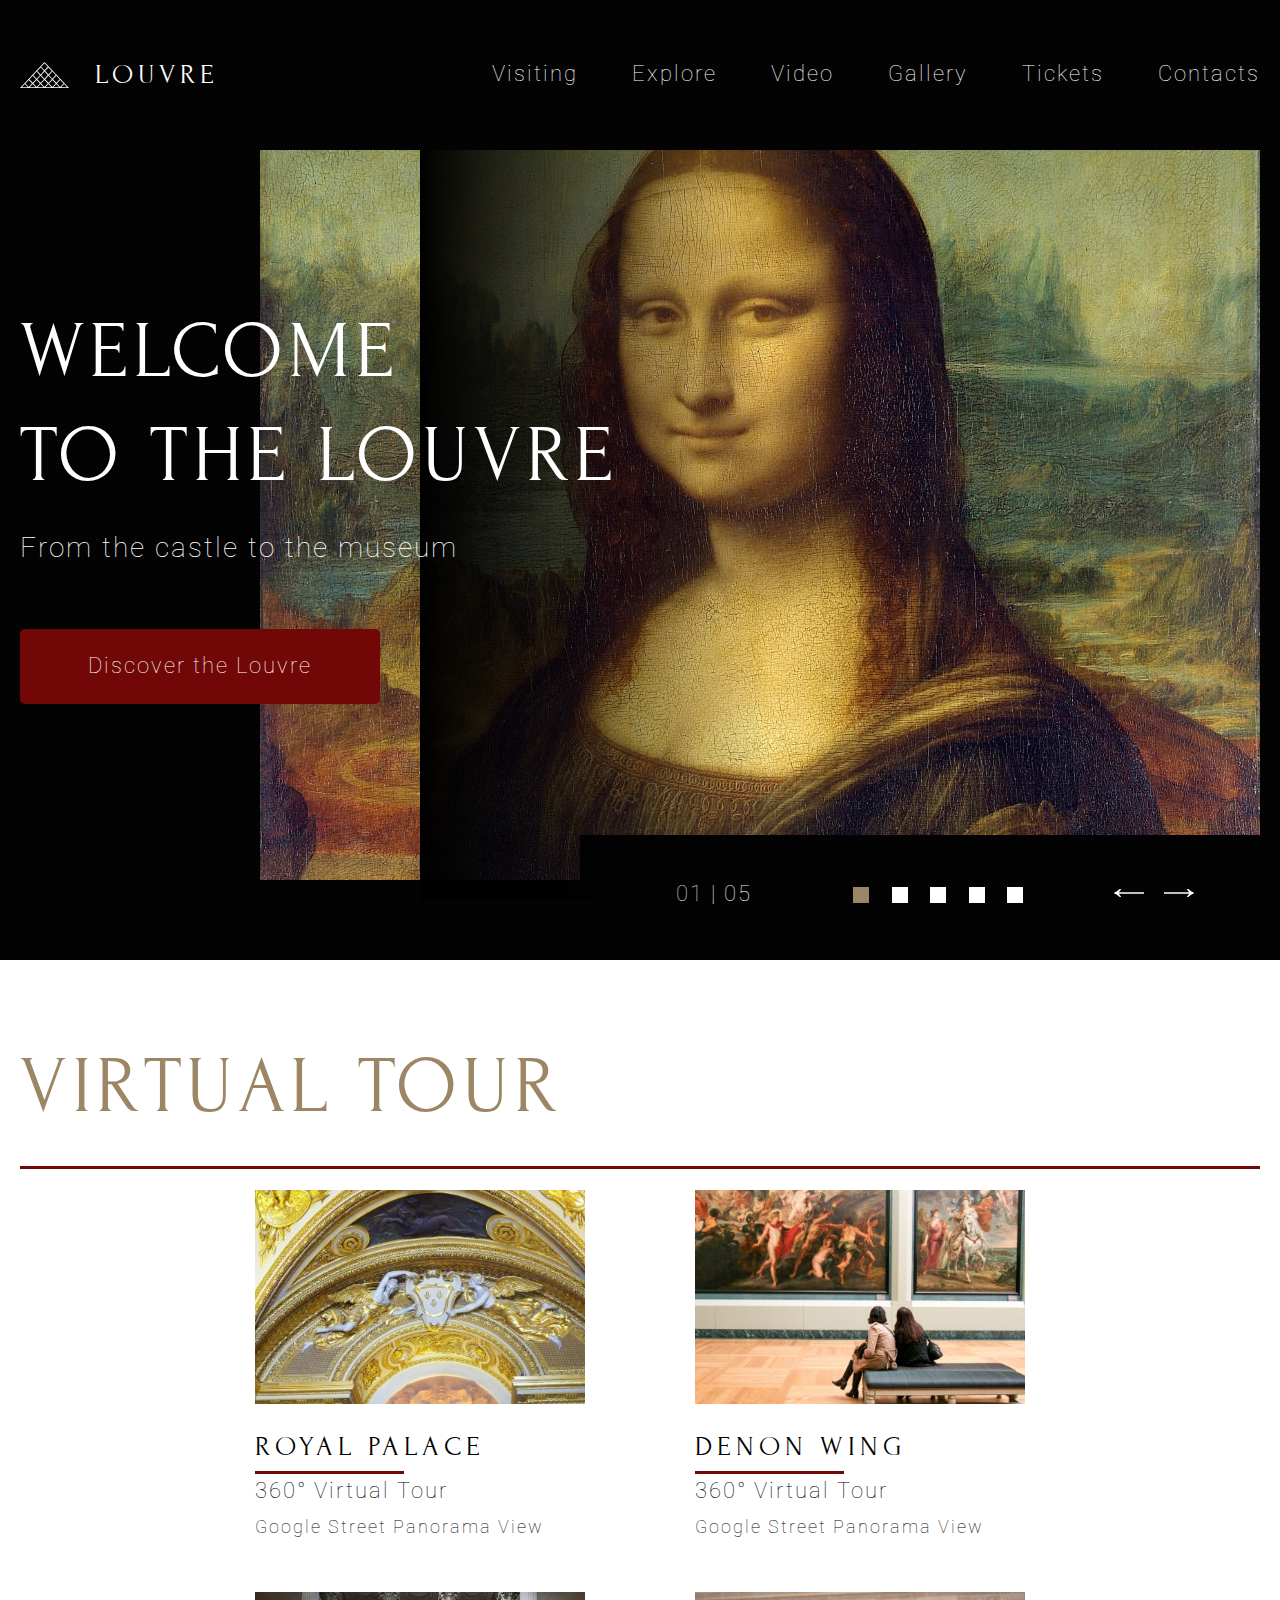
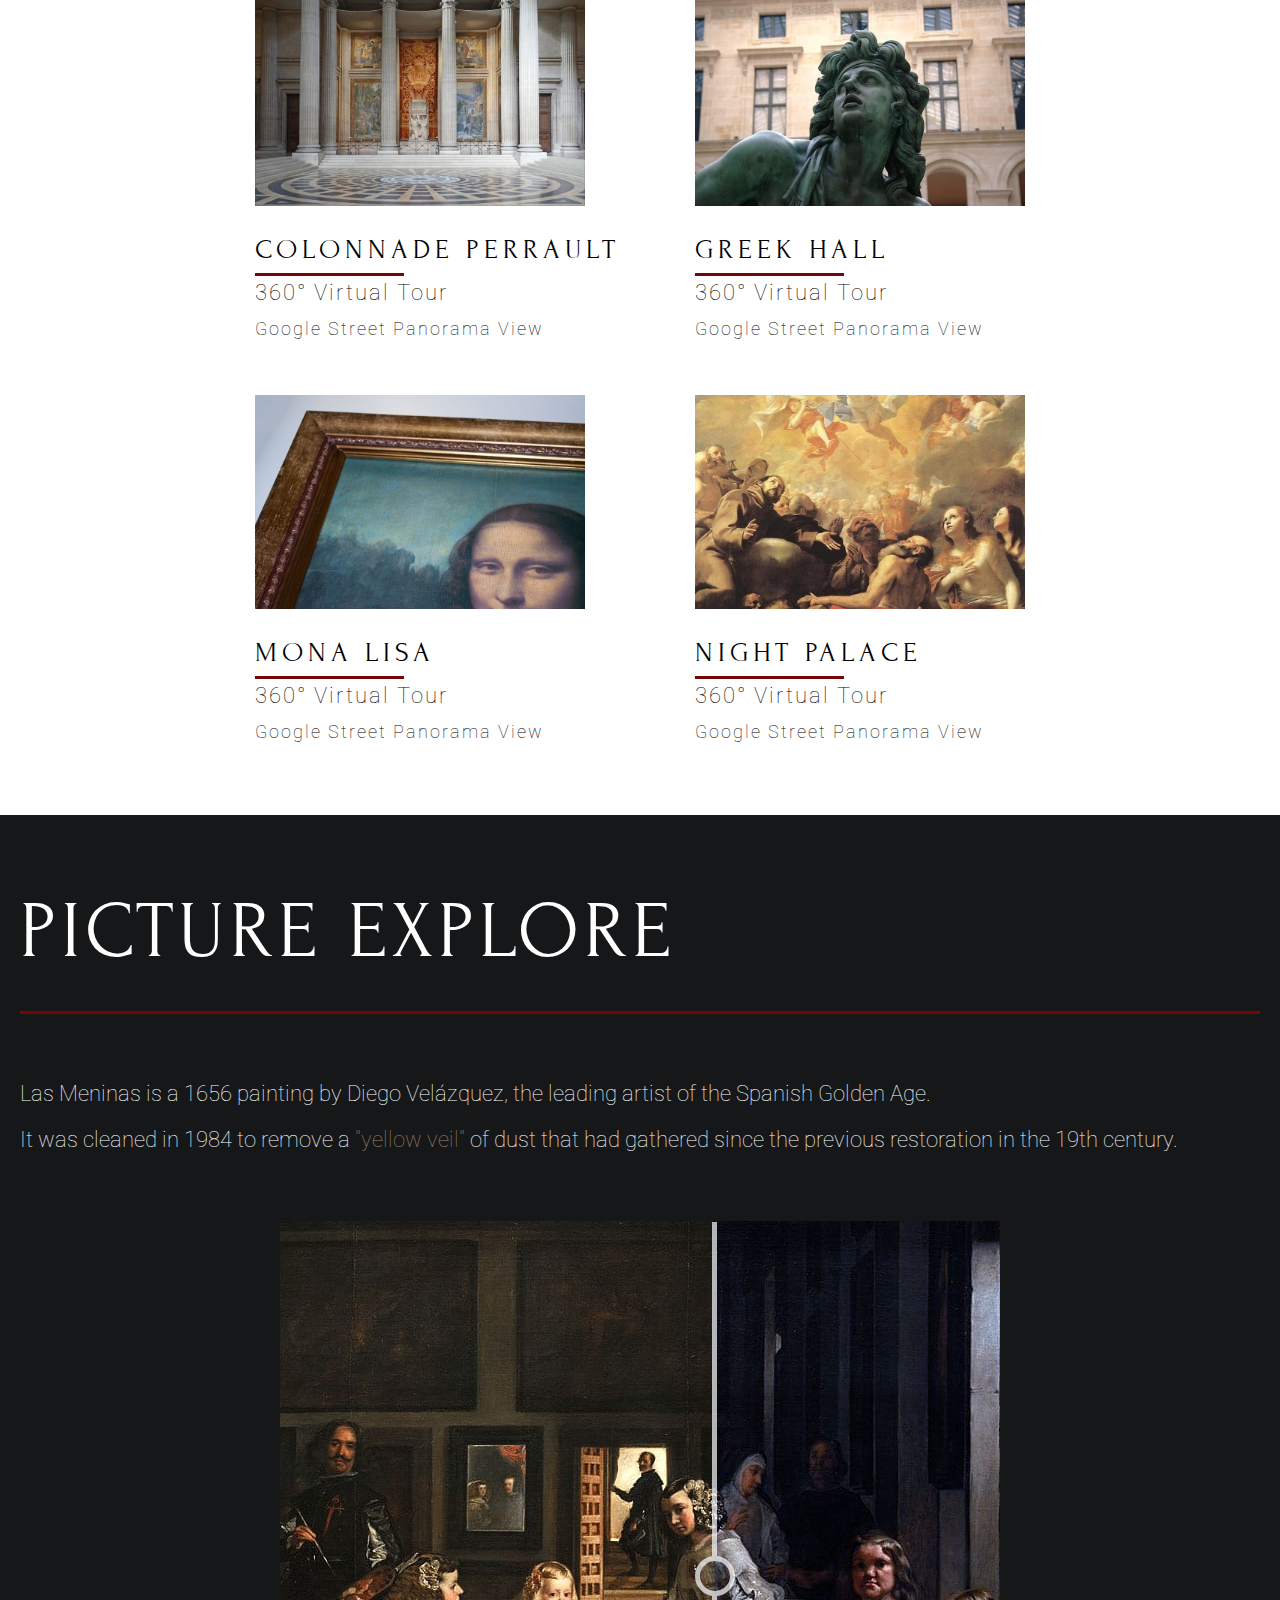
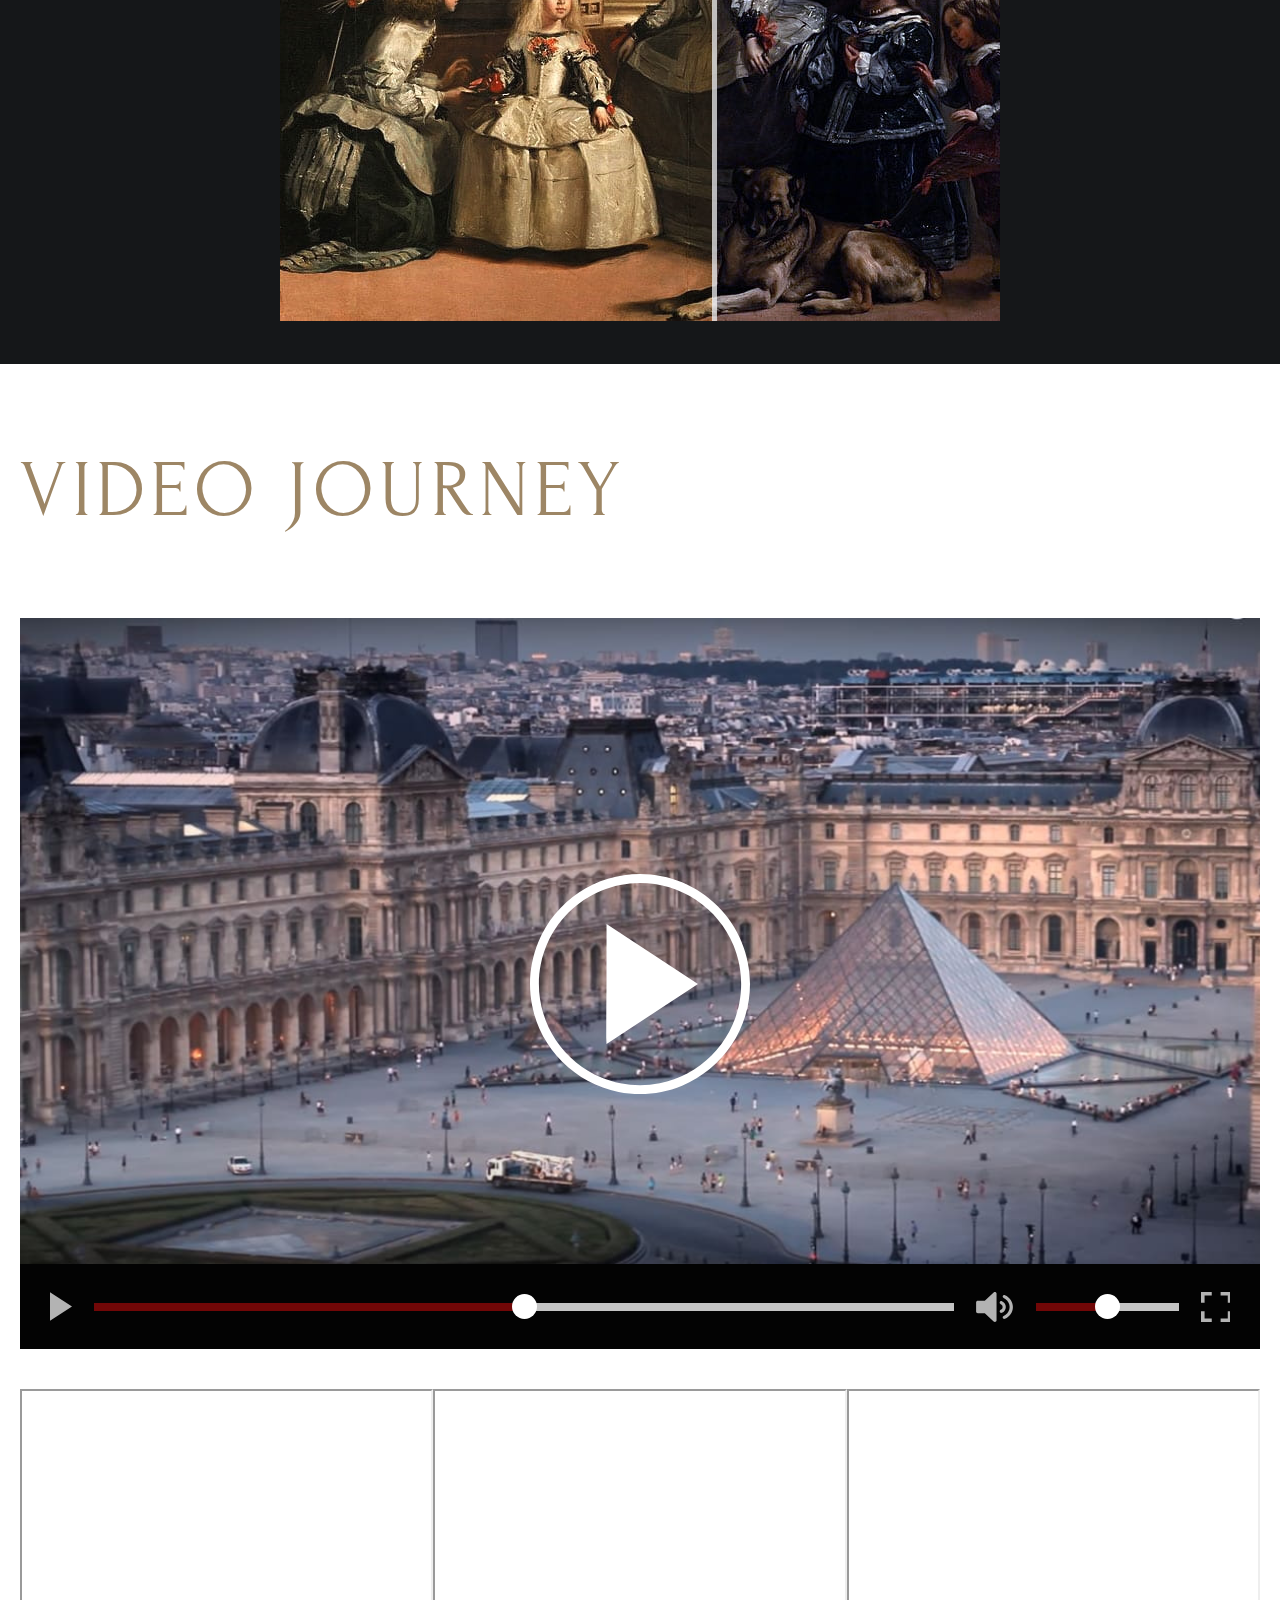
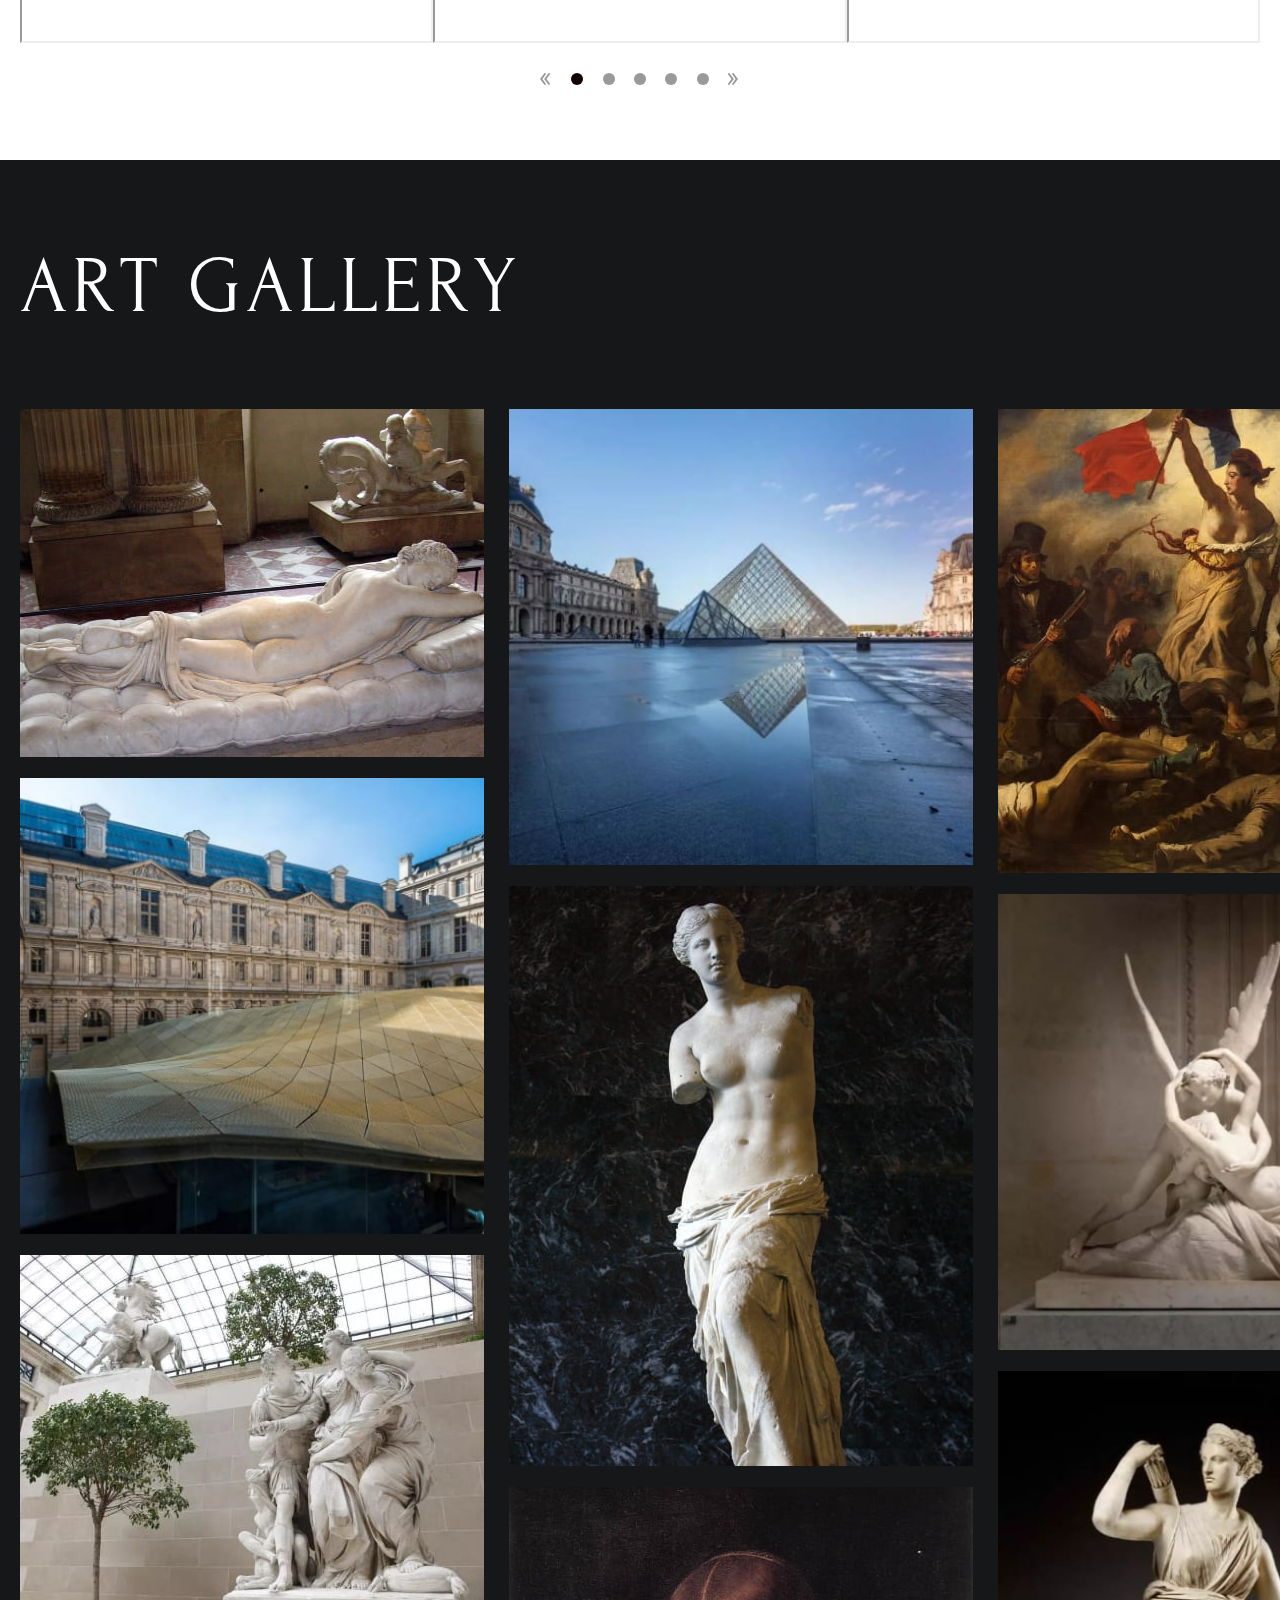
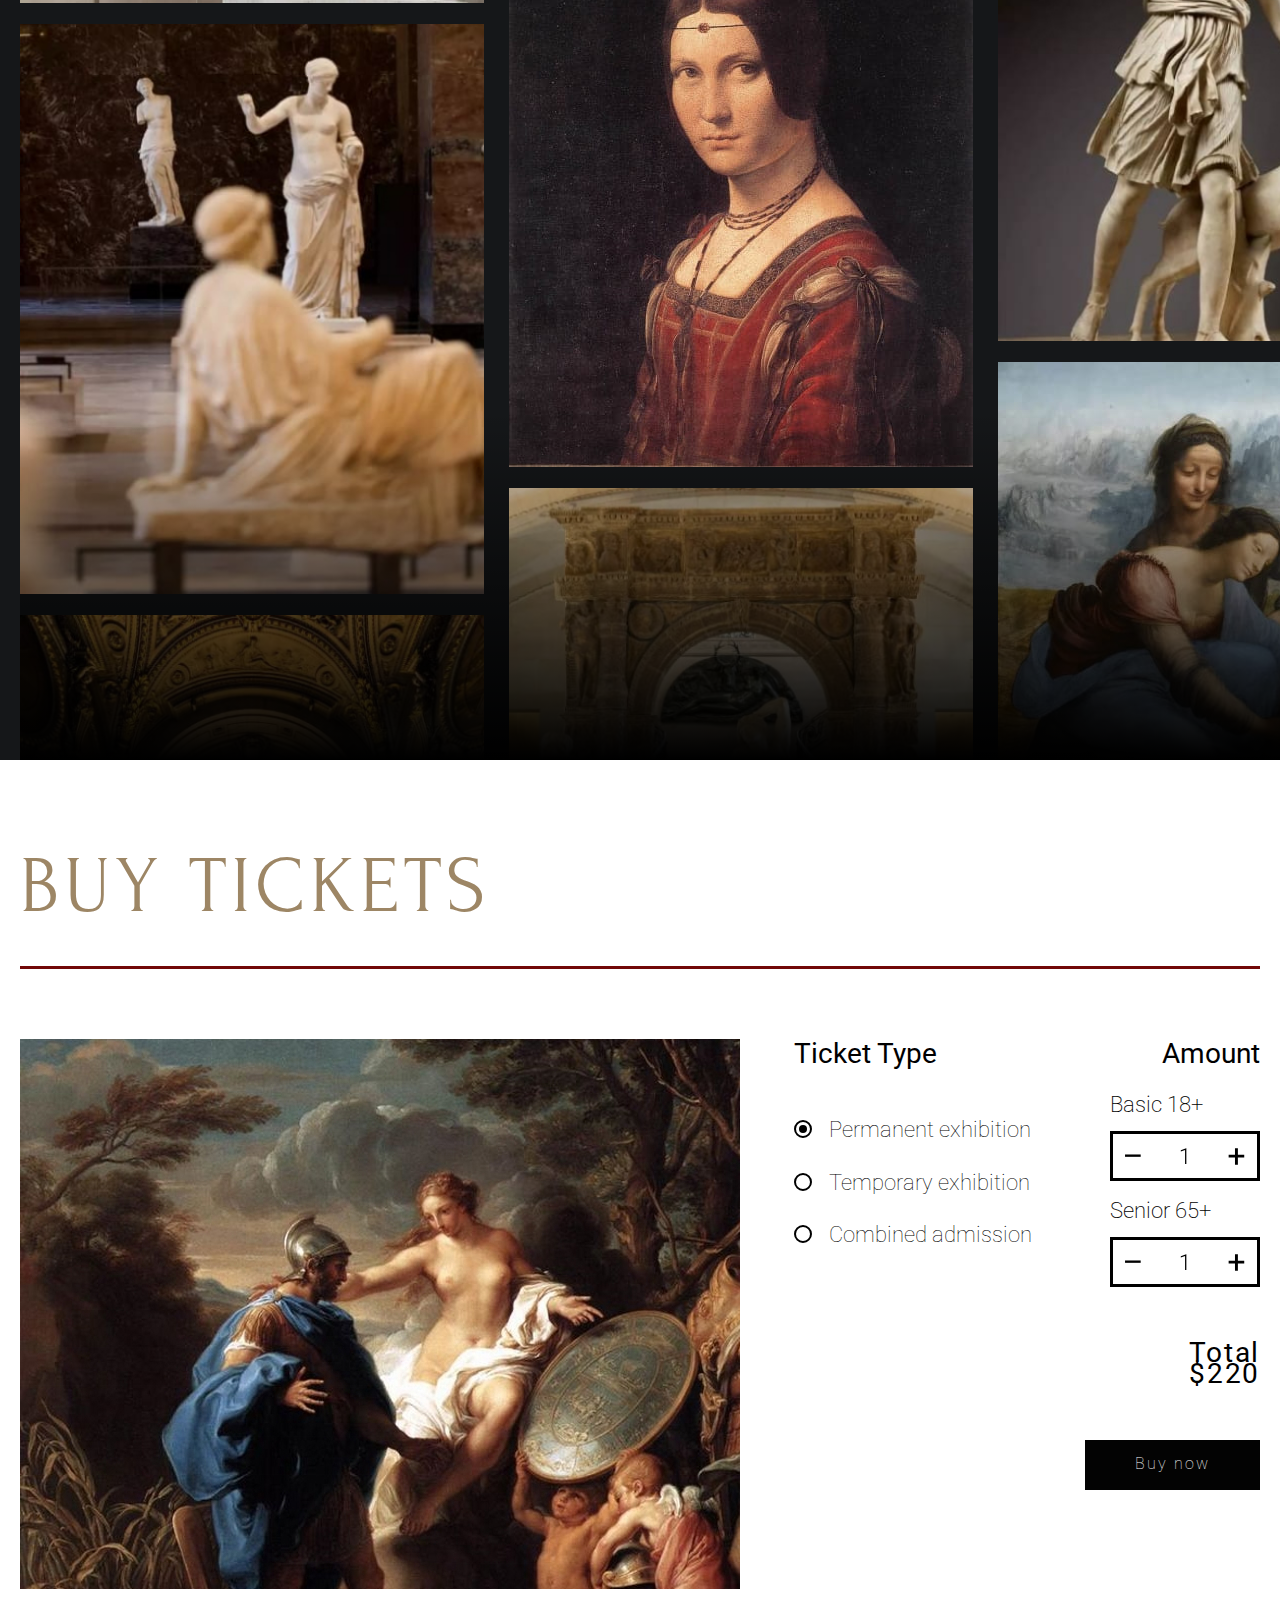
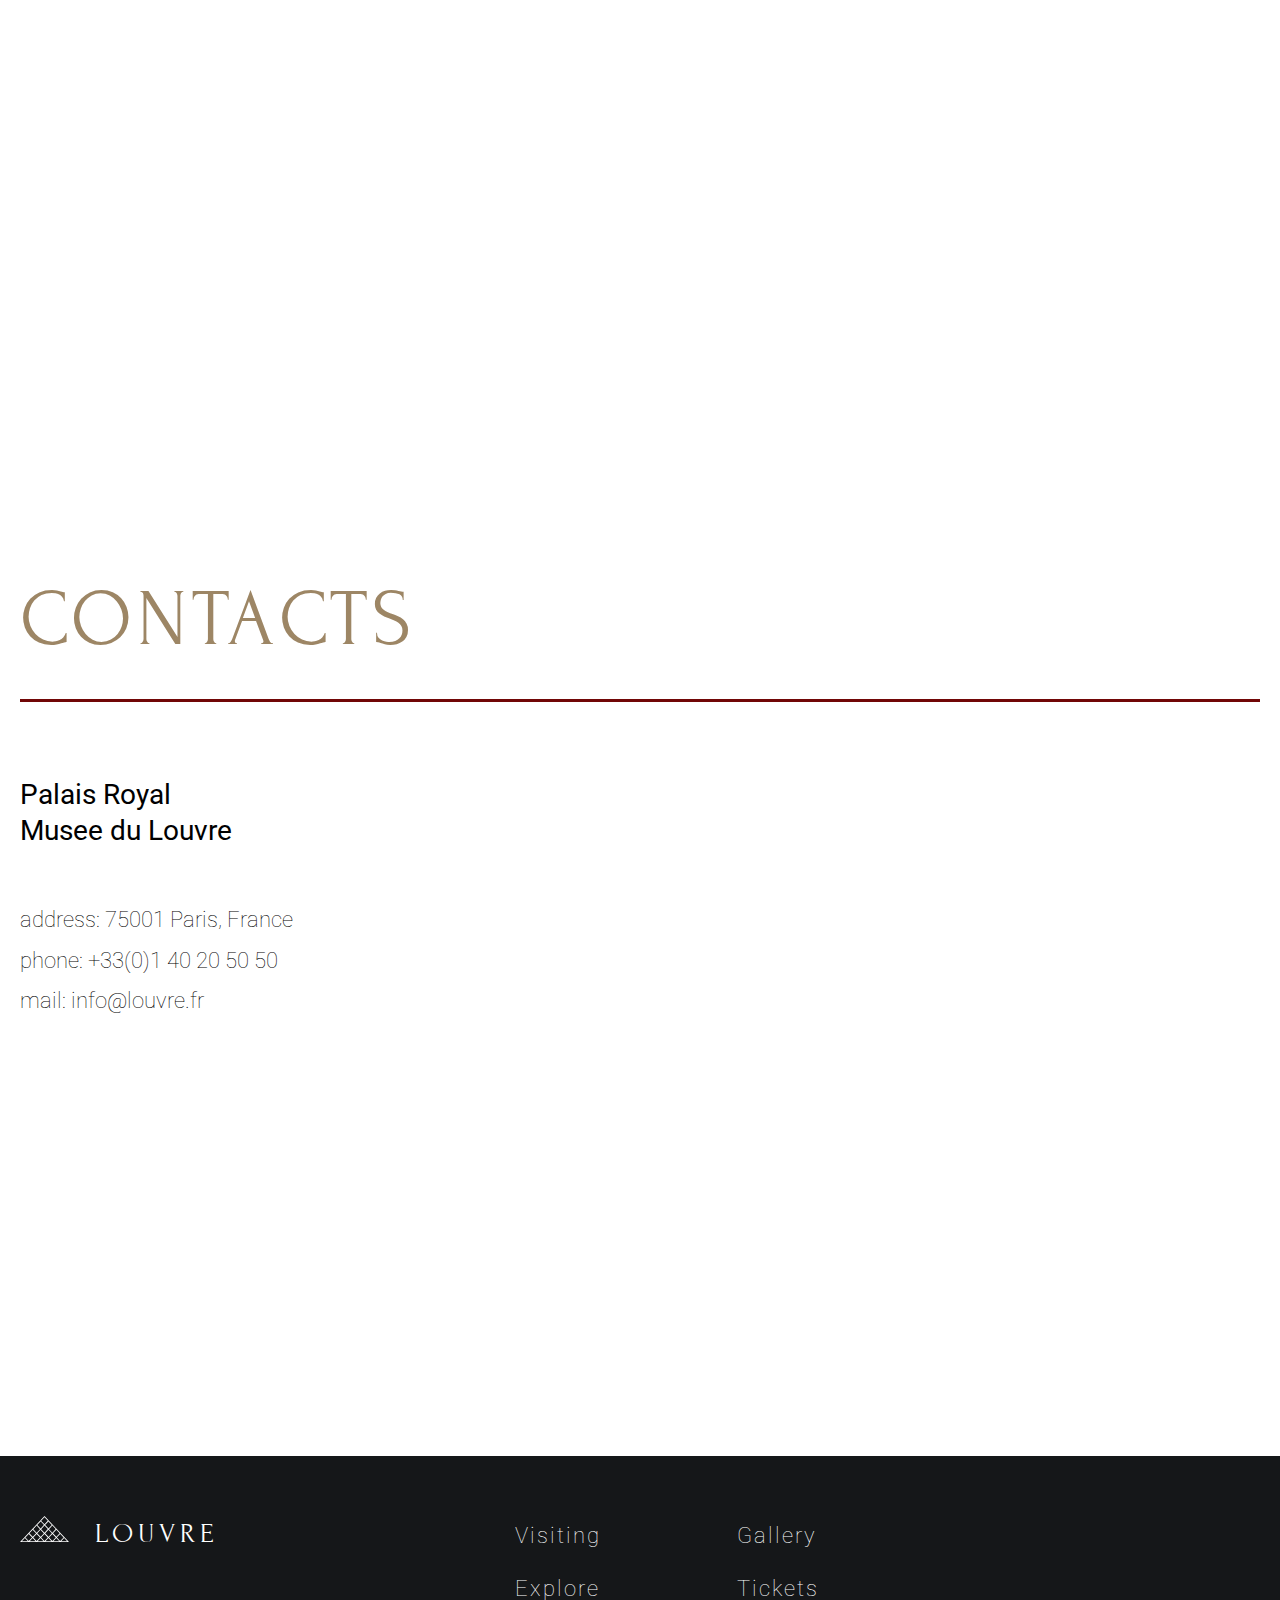
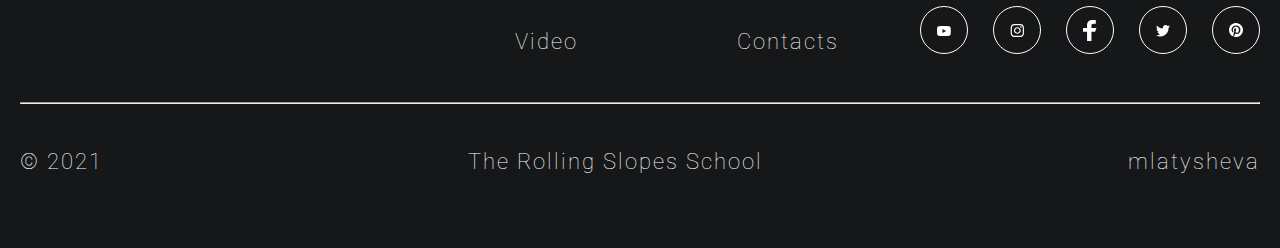
<file: index.html>
<!DOCTYPE html>
<html lang="en">
<head>
  <meta charset="UTF-8">
  <meta http-equiv="X-UA-Compatible" content="IE=edge">
  <meta name="viewport" content="width=device-width, initial-scale=1.0">
  <link rel="preconnect" href="https://fonts.googleapis.com">
  <link rel="preconnect" href="https://fonts.gstatic.com" crossorigin>
  <link href="https://fonts.googleapis.com/css2?family=Roboto:wght@100;300;500;700&display=swap" rel="stylesheet">
  <link href="https://fonts.googleapis.com/css2?family=Forum&display=swap" rel="stylesheet">
  <link rel="stylesheet" href="./css/reset.css">
  <link rel="stylesheet" href="./css/style.css">
  <link href="https://api.mapbox.com/mapbox-gl-js/v2.5.0/mapbox-gl.css" rel="stylesheet">
  <script src="https://api.mapbox.com/mapbox-gl-js/v2.5.0/mapbox-gl.js"></script>
  <link rel="icon" href="./assets/svg/favicon.ico">
  <title>Museum</title>
</head>
<body>
  <header class="header">
    <div class="container header-container">
      <div class="header-logo">
        <div class="logo"></div>
        <h1 class="light-font section-title font3 spacing5"><a href="https://www.louvre.fr/en">Louvre</a></h1>
      </div>
      <nav class="navbar">
        <ul class="nav-menu">
          <li class="nav-item"><a href="#visiting" class="dark-bg font4 nav-link">Visiting</a></li>
          <li class="nav-item"><a href="#explore" class="dark-bg font4 nav-link">Explore</a></li>
          <li class="nav-item"><a href="#video" class="dark-bg font4 nav-link">Video</a></li>
          <li class="nav-item"><a href="#gallery" class="dark-bg font4 nav-link">Gallery</a></li>
          <li class="nav-item"><a href="#tickets" class="dark-bg font4 nav-link">Tickets</a></li>
          <li class="nav-item"><a href="#contacts" class="dark-bg font4 nav-link">Contacts</a></li>
        </ul>
      </nav>
      <div class="hamburger">
        <span class="bar"></span>
        <span class="bar"></span>
        <span class="bar"></span>
    </div>
    </div>  
  </header>
 
  <main>
    <!-- Welcome Section -->
    <section class="section dark welcome-section" id="welcome">
      <div class="container welcome-container" id="welcome-container">

        <div class="welcome-text-small-site">
          <h2 class="section-title light-font font1 hidden" id="hiddenWelcome">Welcome <br>to the Louvre</h2>
          <p class="light-font hidden" id="hiddenMuseum">From the castle to the museum</p>
          <a href="https://www.google.com/maps/@48.8618159,2.3366818,3a,75y,81.55h,73.4t/data=!3m7!1e1!3m5!1sAF1QipOVxZQuSy3Bx9T_HpH_7FtBHDTXvI6SF-A10ocT!2e10!3e12!7i5472!8i2736"
          class="btn light-font hidden" id="hiddenButton">Discover the Louvre</a>
        </div>
        <div class="welcome-image-small-site">
        </div>

        <div class="slider">
          <div class="slider-numbers">
            <p class="dark-bg font4"><span class="slider-first-number">01</span> | <span class="slider-last-number">05</span></p>>
          </div>
          <div class="slider-bullets">
            <div class="slider-bullet active" id="active-bullet"></div>
            <div class="slider-bullet"></div>
            <div class="slider-bullet"></div>
            <div class="slider-bullet"></div>
            <div class="slider-bullet"></div>
          </div>
          <div class="slider-arrows">
            <div class="arrow-backward"></div>
            <div class="arrow-forward"></div>
          </div>
        </div>
      </div>      
    </section> <!-- End of Welcome Section -->

    <!-- Virtual Tour Section -->
    <section class="section light visiting-section" >
      <span class="anchor" id="visiting"></span>
      <div class="container visiting-container">
        <h2 class="section-title gold-font underline-title font1">Virtual tour</h2>

        <!-- Wrapper for the cards -->
        <div class="card-container"> 
          <div class="card">
              <a href="./website/tour1.html" target="_blank">
                <img src="assets/img/Rectangle-6.jpg" alt="Royal Palace">
                <h3 class="section-title underline-title font3 visiting-card-title">Royal Palace</h3>
                <p class="font4">360° Virtual Tour</p>
                <p class="font5">Google Street Panorama View</p> 
              </a>          
          </div>
          
          <div class="card">
            <a href="./website/tour2.html" target="_blank">
              <img src="assets/img/Rectangle-5.jpg" alt="Denon Wing">            
              <h3 class="section-title underline-title font3 visiting-card-title">Denon Wing</h3>
              <p class="font4">360° Virtual Tour</p>
              <p class="font5">Google Street Panorama View</p>
            </a>
          </div>
          <div class="card">
            <a href="./website/tour3.html" target="_blank">
              <img src="assets/img/Rectangle-4.jpg" alt="Colonnade Perrault">
              <h3 class="section-title underline-title font3 visiting-card-title">Colonnade Perrault</h3>
              <p class="font4">360° Virtual Tour</p>
              <p class="font5">Google Street Panorama View</p>
            </a>
          </div>
          <div class="card">
            <a href="./website/tour4.html" target="_blank">
              <img src="assets/img/Rectangle-3.jpg" alt="Greek hall">
              <h3 class="section-title underline-title font3 visiting-card-title">Greek hall</h3>
              <p class="font4">360° Virtual Tour</p>
              <p class="font5">Google Street Panorama View</p>
            </a>
          </div>
          <div class="card">
            <a href="./website/tour5.html" target="_blank">
              <img src="assets/img/Rectangle-2.jpg" alt="Mona Lisa">
              <h3 class="section-title underline-title font3 visiting-card-title">Mona Lisa</h3>
              <p class="font4">360° Virtual Tour</p>
              <p class="font5">Google Street Panorama View</p>
            </a>
          </div>
          <div class="card">
            <a href="./website/tour6.html" target="_blank">
              <img src="assets/img/Rectangle-1.jpg" alt="Night Palace">
              <h3 class="section-title underline-title font3 visiting-card-title">Night Palace</h3>
              <p class="font4">360° Virtual Tour</p>
              <p class="font5">Google Street Panorama View</p>
            </a>
          </div>
        </div> <!-- End of Wrapper for the cards -->
      </div>
    </section> <!-- End of Virtual Tour Section -->

    <!-- Explore Section -->
    <section class="section dark explore-section">
      <span class="anchor" id="explore"></span>
      <div class="container explore-container">        
        <div class="text-wrapper light-font">
          <h2 class="section-title underline-title font1">Picture explore</h2>
          <p class="font4 las-meninas">Las Meninas is a 1656 painting by Diego Velázquez, the leading artist of the Spanish Golden Age. </p>
          <p class="font4 small-site-hidden">It was cleaned in 1984 to remove a <span class="gold-font">"yellow veil"</span> of dust that had gathered since the previous restoration in the 19th century.</p>
          <p class="font4 paragraph-hidden">The cleaning provoked furious protests, not because the picture had been damaged in any way, but because it looked different.</p>
        </div>

        <div class="painting-wrapper">
          <div class="explore-painting">
            <img src="assets/img/explore-slider-after.jpeg" alt="Velázquez" class="bottom-painting">
          </div>
          <div class="painting-slider" id="explore-slider">
          </div>
          <div class="explore-painting" id="explore-painting-renovated">
            <img src="assets/img/explore-slider-before.jpeg" alt="Velázquez renovated" class="top-painting">
          </div>          
        </div>
        
      </div>      
    </section> <!-- End of Explore Section -->

    <!-- Video Section -->
    <section class="section light video-section">
      <span class="anchor" id="video"></span>      
      <div class="container video-container">
        <div class="text-wrapper dark-font">
          <h2 class="section-title gold-font font1">Video journey</h2>
          <p class="font3 paragraph-hidden">Enter and visit one of the most famous museums in the world and enjoy masterpieces such as Mona Lisa or Hammurabi's Code</p>
        </div>
        <div class="main-video">
          <button class="big-play-button" id="big-play-button"></button>    
          <div class="video-controls">
            <button class="video-controls-button play-button" id="play-button"></button>
            <input type="range" value="50" min="0" max="100" step="1" class="video-slider play-slider" id="video-play-slider">
            <button class="video-controls-button volume-button" id="volume-button"></button>
            <input type="range" value="50" min="0" max="100" step="1" class="video-slider volume-slider" id="video-volume-slider">
            <button class="video-controls-button screenmode-button" id="screenmode-button"></button>
          </div>
        </div>
        <div class="video-collection">
          <div class="three-videos">
            <iframe width="452" height="254"
              src="https://www.youtube.com/embed/aWmJ5DgyWPI" 
              title="YouTube video player" 
              allow="accelerometer; autoplay; clipboard-write; encrypted-media; gyroscope; picture-in-picture" 
              allowfullscreen="">
            </iframe>
            <iframe width="452" height="254"
              src="https://www.youtube.com/embed/Vi5D6FKhRmo" 
              title="YouTube video player" 
              allow="accelerometer; autoplay; clipboard-write; encrypted-media; gyroscope; picture-in-picture" 
              allowfullscreen="">
            </iframe>

            <iframe width="452" height="254"
              src="https://www.youtube.com/embed/NOhDysLnTvY" 
              title="YouTube video player" 
              allow="accelerometer; autoplay; clipboard-write; encrypted-media; gyroscope; picture-in-picture" 
              allowfullscreen="" class="hidden-video-small-site">
            </iframe>       
          </div>
          <div class="video-pagination">
            <div class="video-pagination-backward-arrow"></div>
            <div class="video-pagination-bullet video-bullet-active"></div>
            <div class="video-pagination-bullet"></div>
            <div class="video-pagination-bullet"></div>
            <div class="video-pagination-bullet"></div>
            <div class="video-pagination-bullet"></div>
            <div class="video-pagination-forward-arrow"></div>
          </div>
        </div>
      </div>        
    </section> 
    <!-- End of Video Section -->

    <!-- Gallery Section -->
    <section class="section dark gallery-section">
      <span class="anchor" id="gallery"></span> 
      <div class="container gallery-container">
        <h2 class="section-title light-font font1">Art Gallery</h2>
        <div class="picture-container">
          <div class="picture-inner-container">
          </div>
        </div>
      </div>
    </section>
        
    <!-- Tickets Section -->
    <section class="section light tickets-section">
      <span class="anchor" id="tickets"></span> 
      <div class="container tickets-container">
        <h2 class="section-title underline-title gold-font font1">Buy Tickets</h2>
        <div class="tickets-wrapper">
          <div class="ticket-image"></div>
          <div class="ticket-type">
            <h4>Ticket Type</h4>

            <!-- Radio buttons for exhibition -->

            <label class="radio-container font4">Permanent exhibition
              <input type="radio" checked="checked" name="radio">
              <span class="checkmark"></span>
            </label>

            <label class="radio-container font4">Temporary exhibition
              <input type="radio" name="radio">
              <span class="checkmark"></span>
            </label>

            <label class="radio-container font4">Combined admission
              <input type="radio" name="radio">
              <span class="checkmark"></span>
            </label>
            
          </div> <!-- End of radio buttons -->

          <!-- Ticket Amount block -->

          <div class="ticket-amount">
            <div class="amount-block">
              <h4 class="font3">Amount</h4>
              <p class="font4">Basic 18+</p>
              <img src="assets/svg/ticket-number.svg" alt="">
              <p class="font4">Senior 65+</p>
              <img src="assets/svg/ticket-number.svg" alt="">
              <div class="total-amount">
                <p>Total $220</p>
              </div>
            </div>
            <div class="button light-font">
              <a href="website/ticketform.html" target="_blank">Buy now</a>
            </div> 
          </div><!-- End of Ticket Amount -->

        </div> <!-- End of tickets-wrapper -->
      </div>   <!-- End of tickets-container -->        
    </section> <!-- End of Tickets Section -->

    <!-- Parallax -->
    <div class="parallax"></div>

    <!-- Contacts Section -->
    <section class="section light contacts-section">
      <span class="anchor" id="contacts"></span>
      <div class="container contacts-container">
        <h2 class="section-title underline-title gold-font font1">Contacts</h2>
        <div class="contacts-wrapper">
          <div class="contact-text-wrapper">
            <h4 class="font3">Palais Royal <br>Musee du Louvre</h4>
            <a href="https://goo.gl/maps/AhrJJZSizoGjRM779" target="_blank" class="font4">address: 75001 Paris, France</a>
            <a href="tel:+33(0)140205050" class="font4">phone: +33(0)1 40 20 50 50</a>
            <a href="mailto:info@louvre.fr" class="font4">mail: info@louvre.fr</a>
          </div>
          <div id="map" class="map"></div>
        </div>        
      </div>      
    </section> <!-- End of Contacts Section -->
  </main>

  <footer>
    <div class="container footer-wrapper">
      <div class="footer-top">
        <div class="footer-logo">
          <div class="logo"></div>
          <div class="light-font section-title font3 spacing5"><a href="https://www.louvre.fr/en">Louvre</a></div>
        </div>

        <div class="small-site-footer-links">
          <ul class="footer-links-list">
            <li><a href="#visiting" class="dark-bg font4">Visiting</a></li>
            <li><a href="#explore" class="dark-bg font4">Explore</a></li>
            <li><a href="#video" class="dark-bg font4">Video</a></li>
            <li><a href="#gallery" class="dark-bg font4">Gallery</a></li>
            <li><a href="#tickets" class="dark-bg font4">Tickets</a></li>
            <li><a href="#contacts" class="dark-bg font4">Contacts</a></li>
          </ul>
          <ul class="social-networks">
            <li class="social-link youtube-icon">
              <a href="https://www.youtube.com/user/louvre" class=""></a>
            </li>
            <li class="social-link instagram-icon">
              <a href="https://www.instagram.com/museelouvre/" class=""></a>
            </li>
            <li class="social-link facebook-icon">
              <a href="https://www.facebook.com/museedulouvre" class=""></a>
            </li>
            <li class="social-link twitter-icon">
              <a href="http://twitter.com/museelouvre" class=""></a>
            </li>
            <li class="social-link pinterest-icon">
              <a href="https://www.pinterest.fr/museedulouvre/" class=""></a>
            </li>
          </ul>
        </div>

      </div>
      <hr class="divider">    
      
      <div class="footer-bottom">
        <p class="dark-bg font4">© 2021</p>
        <a href="https://rs.school/" class="dark-bg font4 footer-hidden-small-site">The Rolling Slopes School</a>
        <a href="https://github.com/mlatysheva" class="dark-bg font4">mlatysheva</a>
      </div>
    </div> <!-- End of footer-wrapper-->

  </footer>
  <script src="js/menu.js"></script>  
  <script src="js/videoControl.js"></script>  
  <script src="js/slider.js"></script>
  <script src="js/imageCompare.js"></script>
  <script src="js/main.js"></script>
  <script src="js/gallery.js"></script>
  <script src="js/map.js"></script>
</body>
</html>
</file>
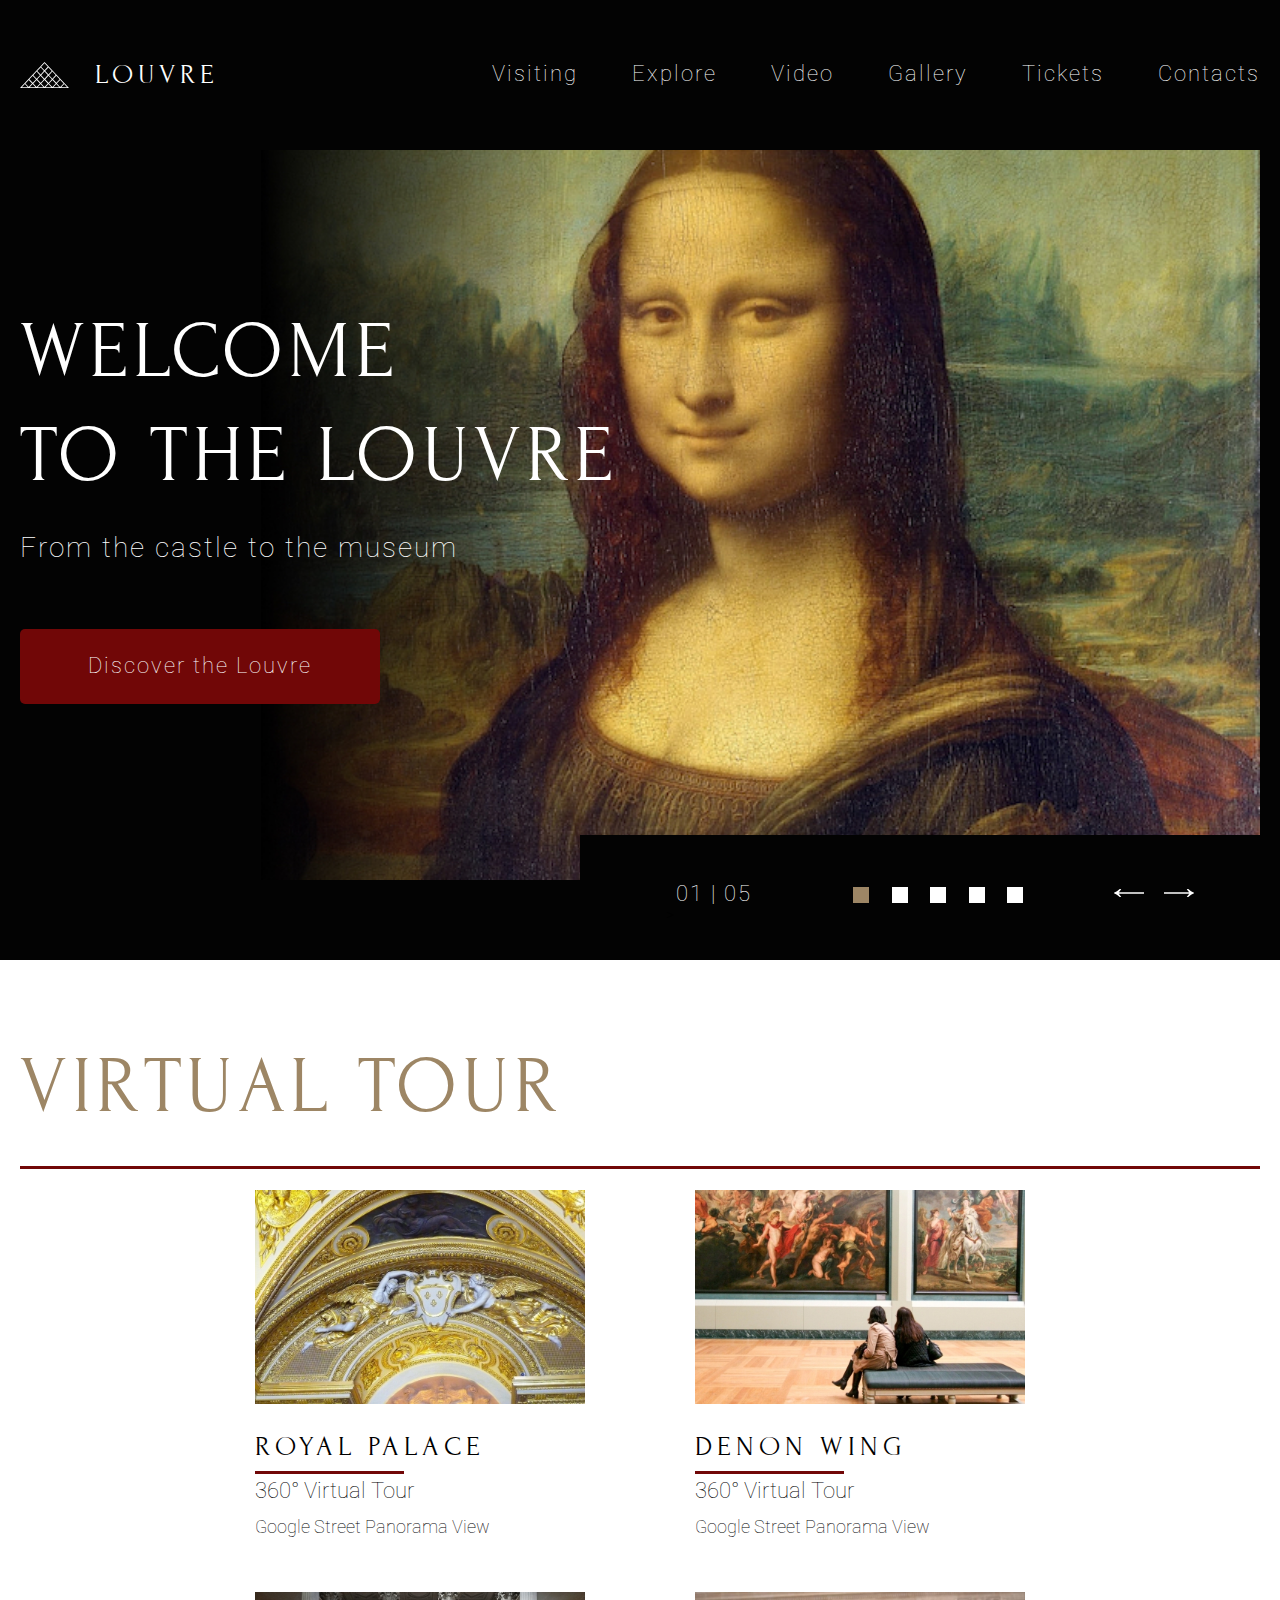
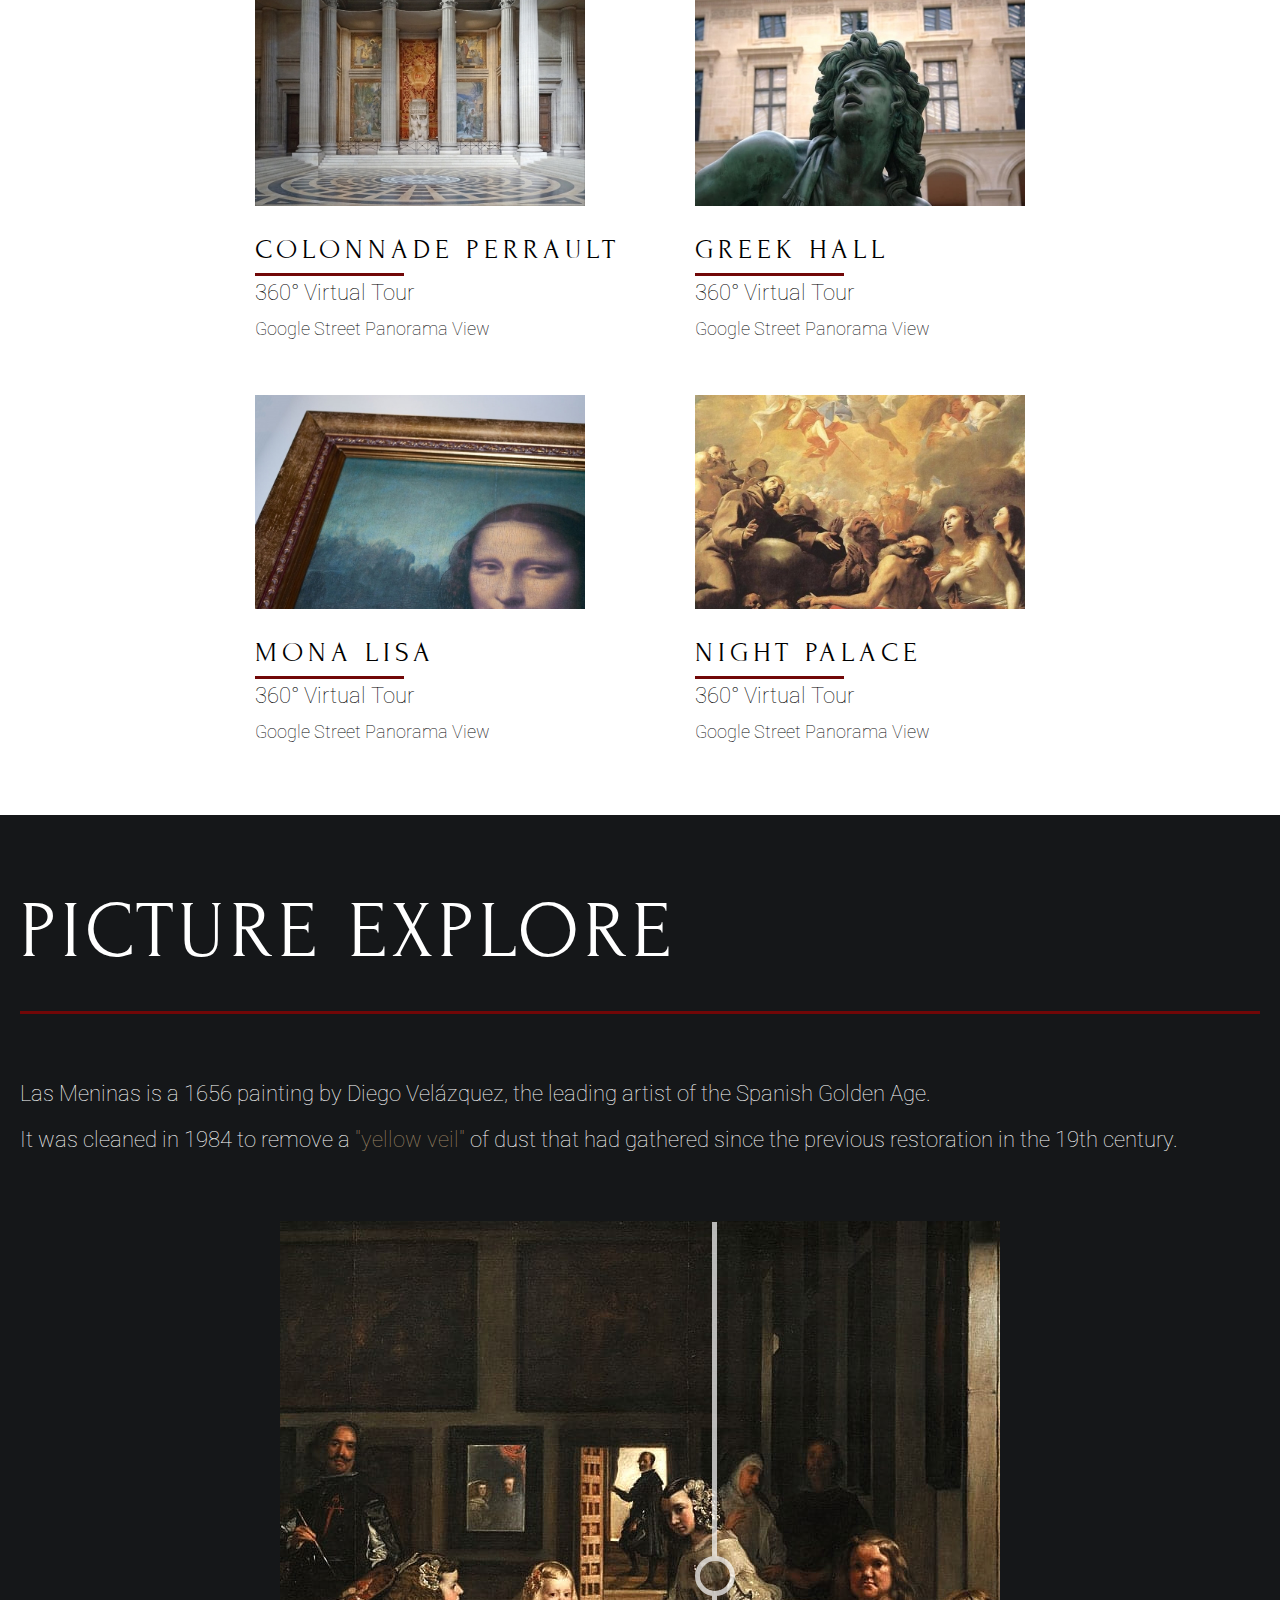
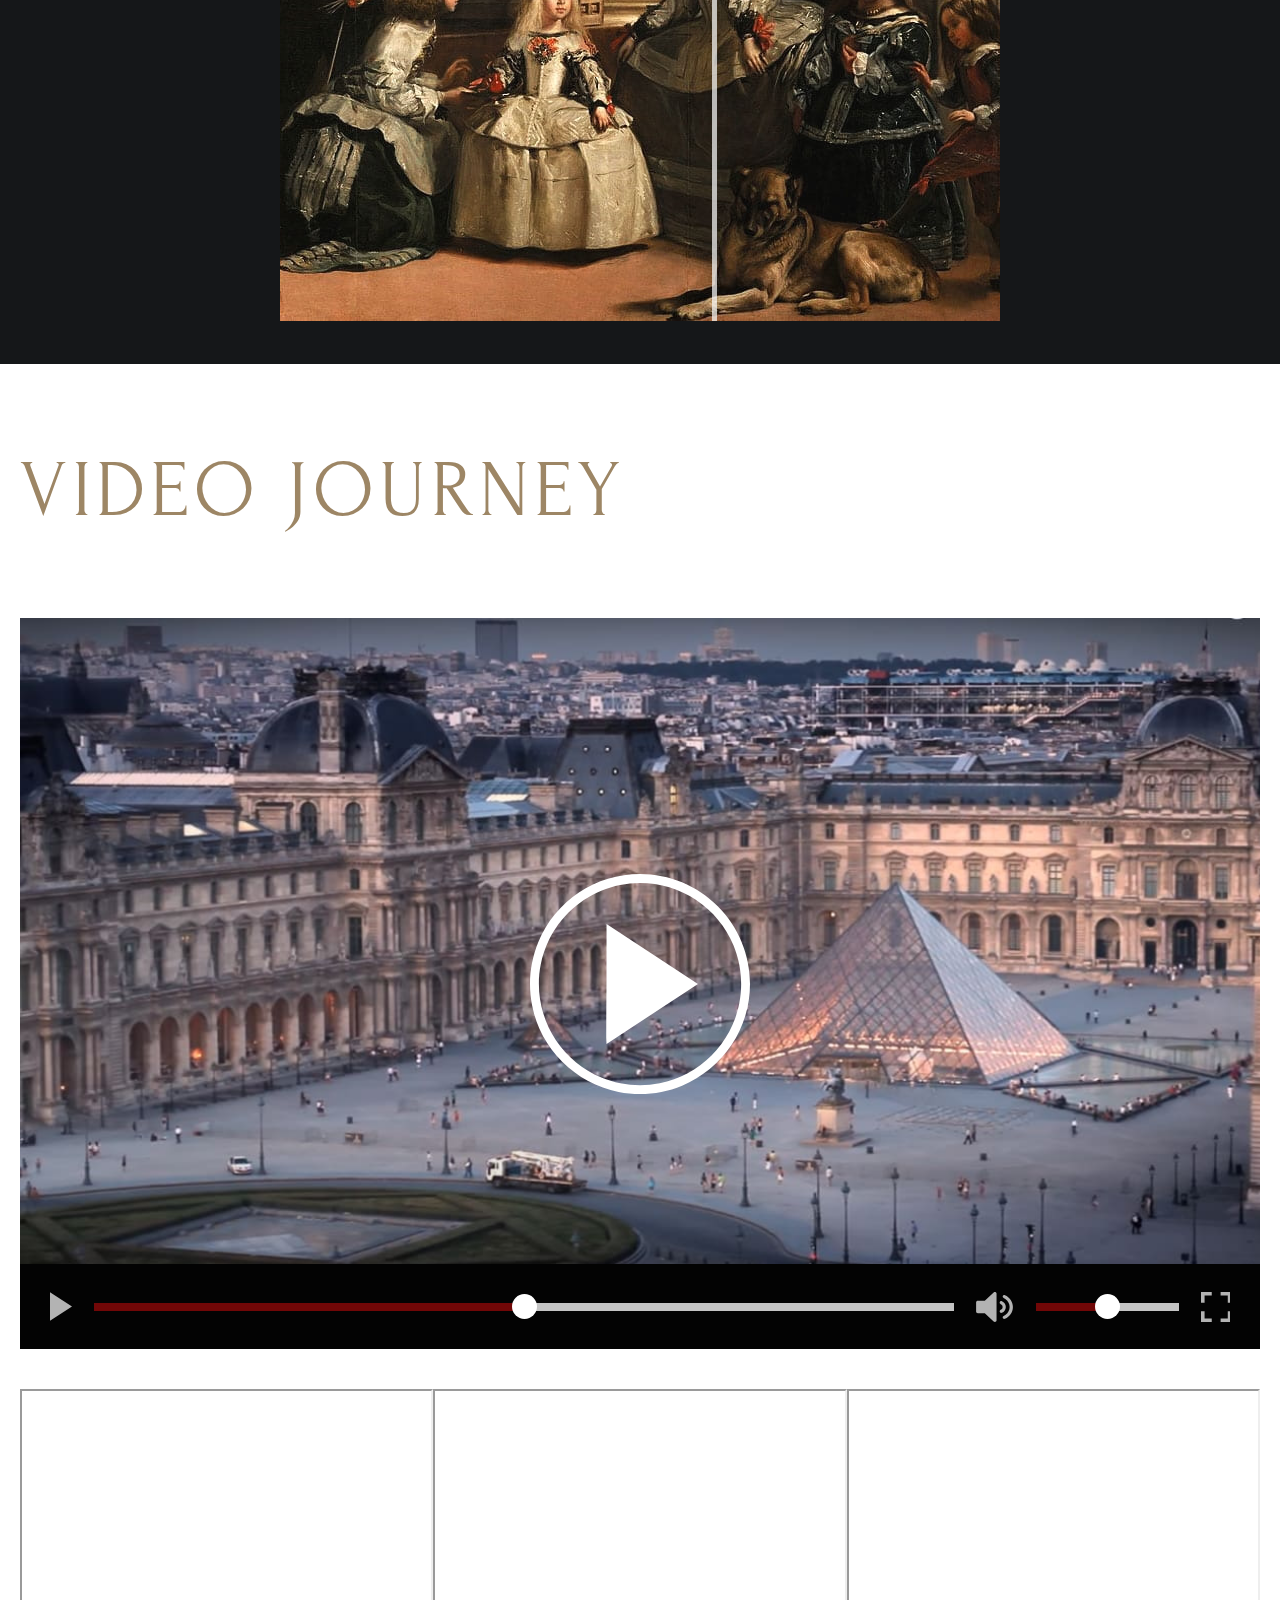
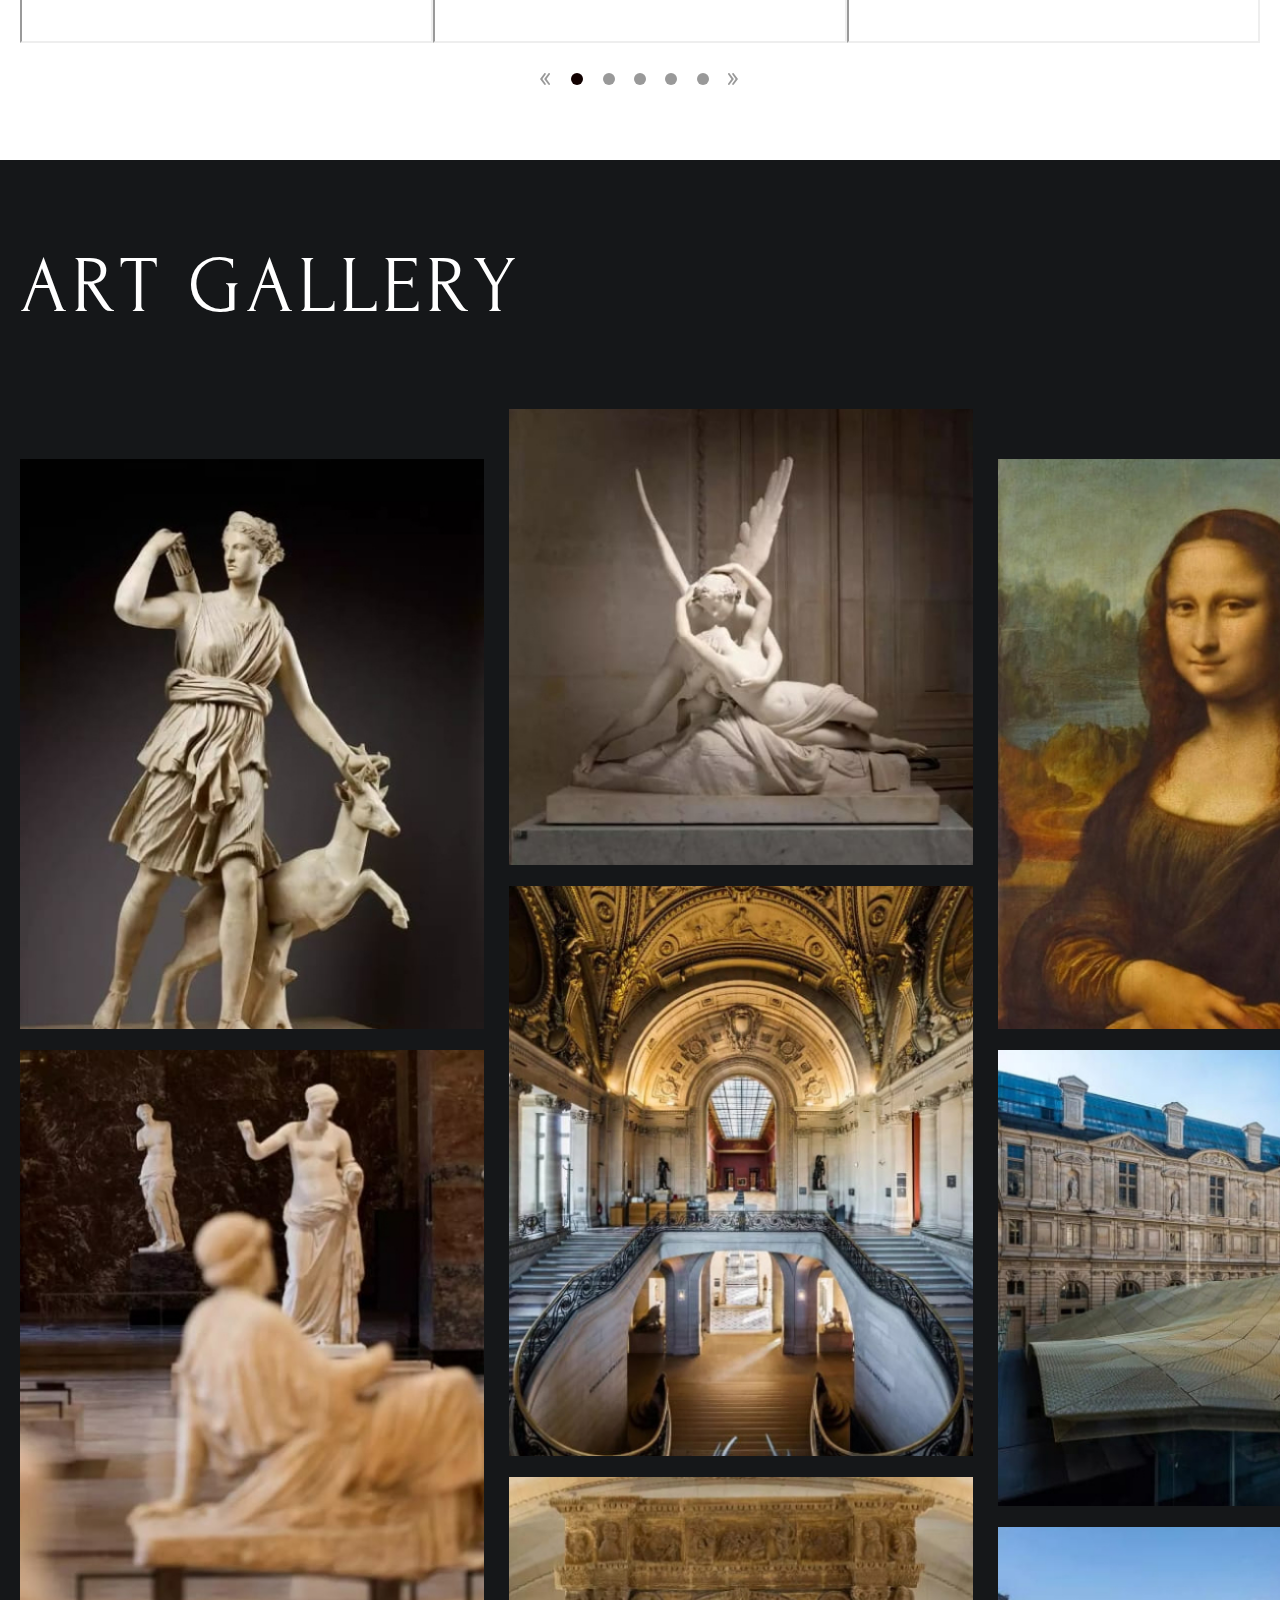
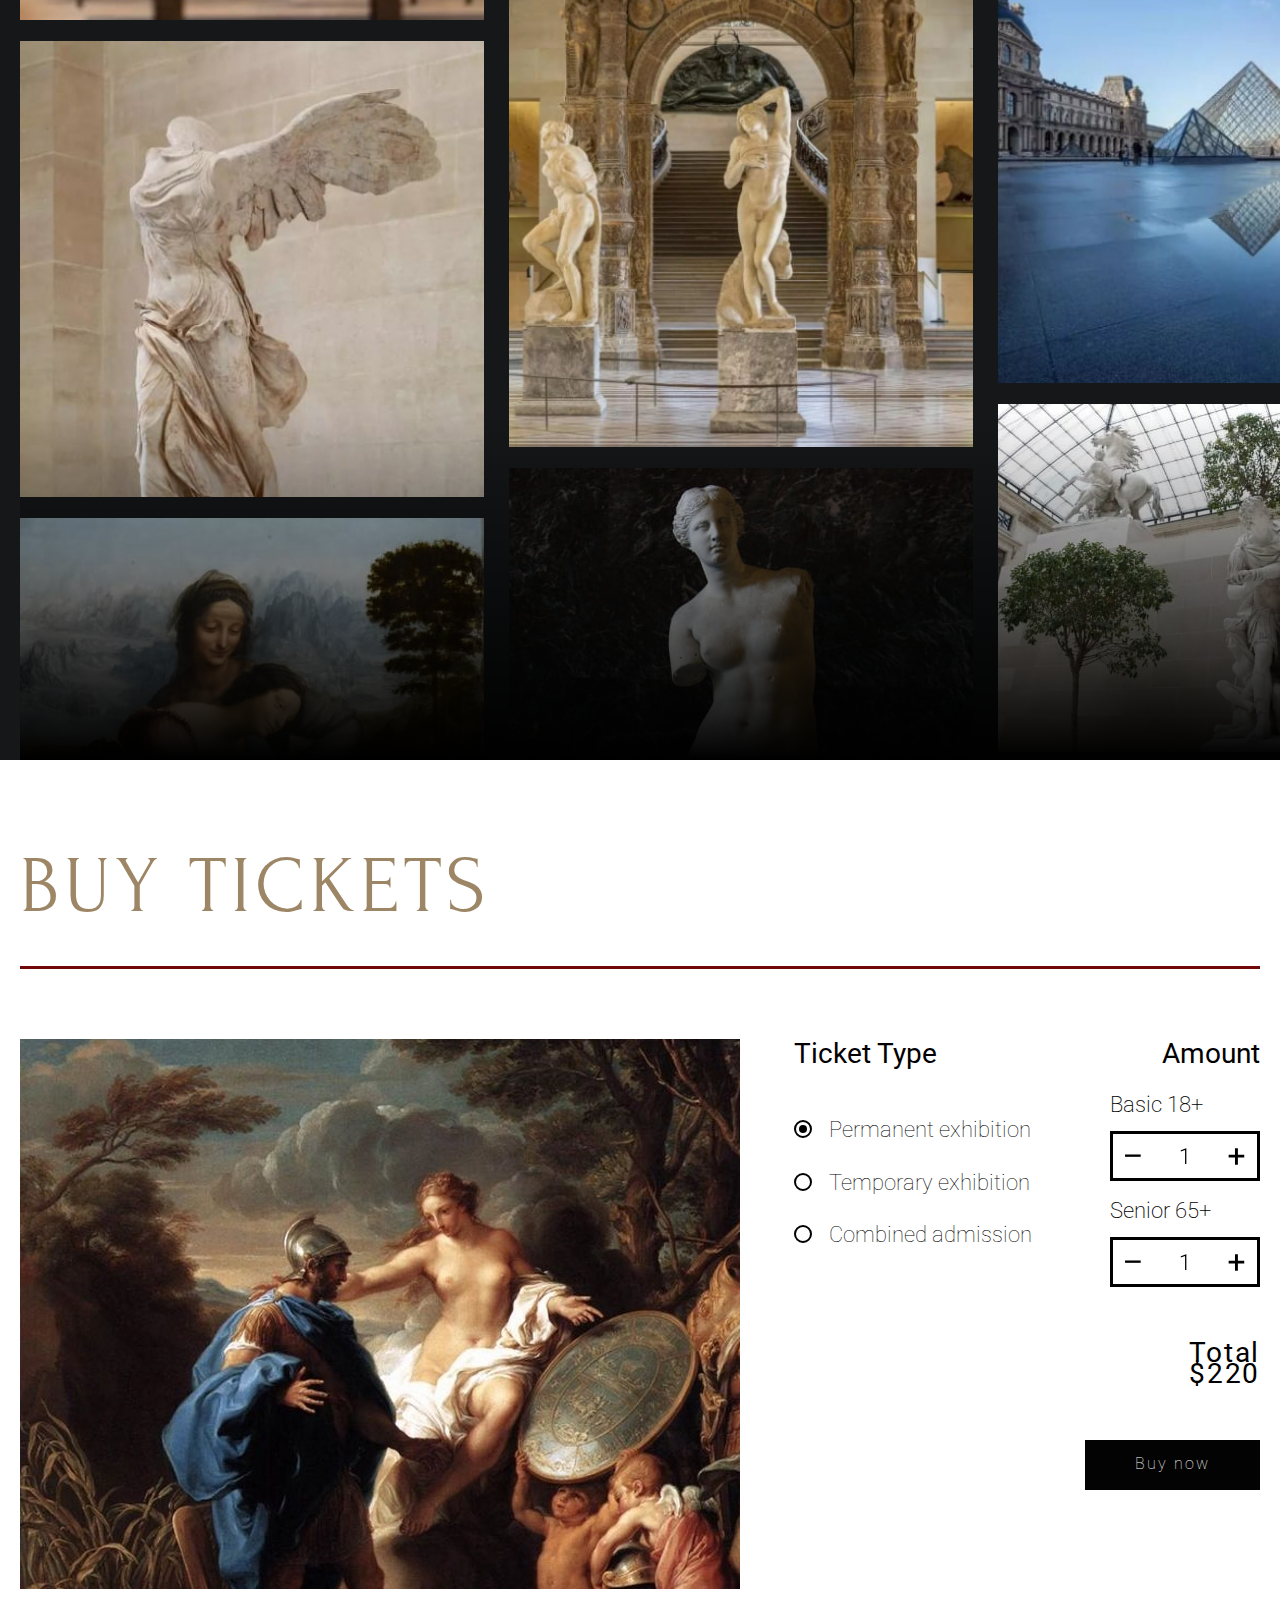
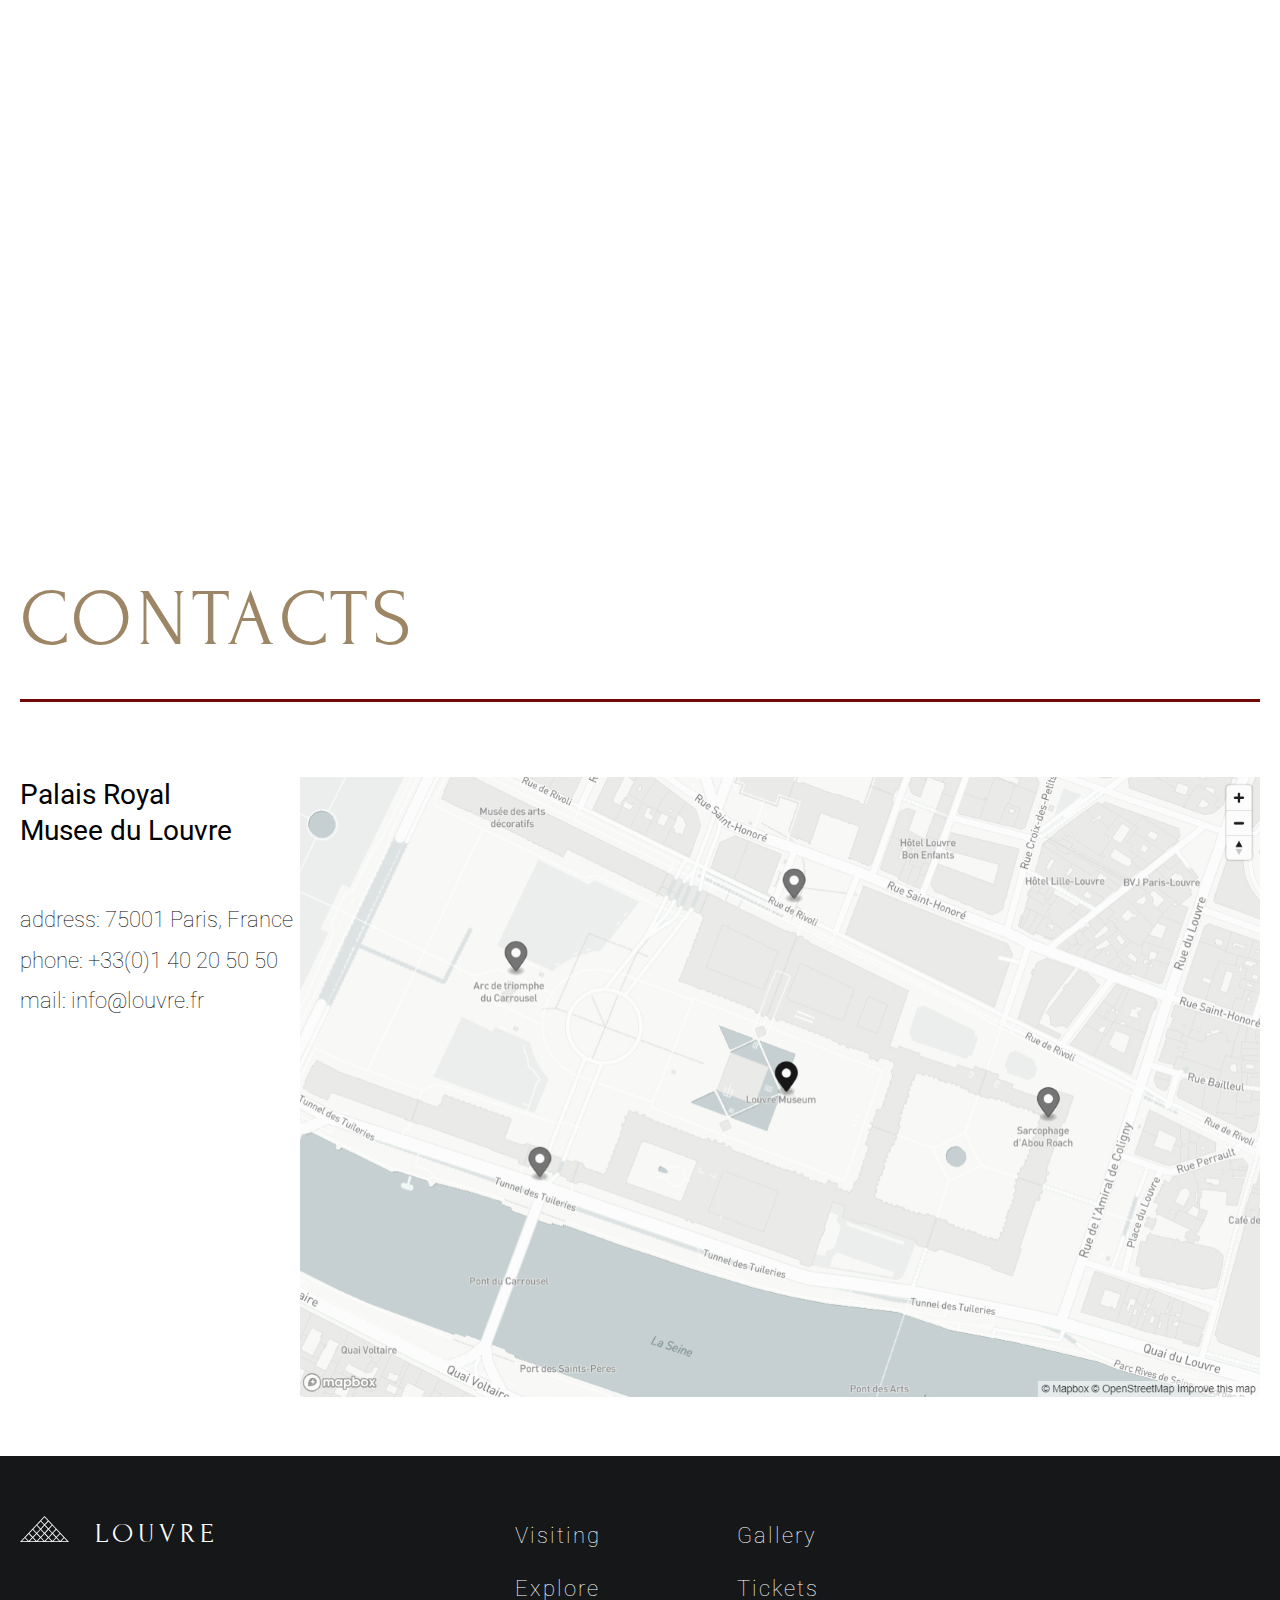
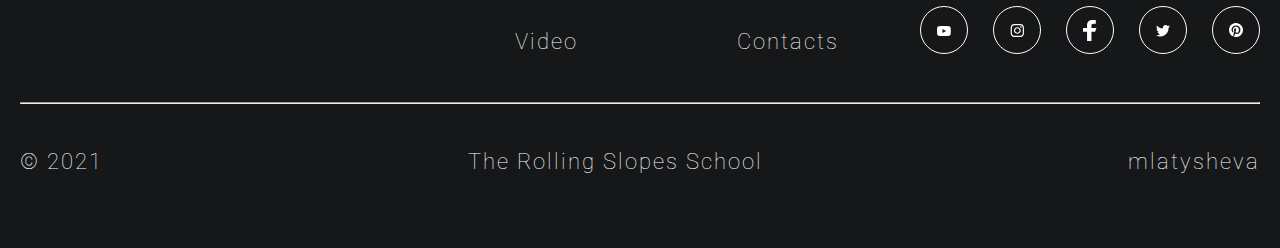
<file: museum-adaptive/index.html>
<!DOCTYPE html>
<html lang="en">
<head>
  <meta charset="UTF-8">
  <meta http-equiv="X-UA-Compatible" content="IE=edge">
  <meta name="viewport" content="width=device-width, initial-scale=1.0">
  <link rel="preconnect" href="https://fonts.googleapis.com">
  <link rel="preconnect" href="https://fonts.gstatic.com" crossorigin>
  <link href="https://fonts.googleapis.com/css2?family=Roboto:wght@100;300;500;700&display=swap" rel="stylesheet">
  <link href="https://fonts.googleapis.com/css2?family=Forum&display=swap" rel="stylesheet">
  <link rel="stylesheet" href="./css/reset.css">
  <link rel="stylesheet" href="./css/style.css">
  <link rel="icon" href="./assets/svg/favicon.ico">
  <title>Museum</title>
</head>
<body>
  <header class="header">
    <div class="container header-container">
      <div class="header-logo">
        <div class="logo"></div>
        <h1 class="light-font section-title font3 spacing5"><a href="https://www.louvre.fr/en">Louvre</a></h1>
      </div>
      <nav class="navbar">
        <ul class="nav-menu">
          <li class="nav-item"><a href="#visiting" class="dark-bg font4 nav-link">Visiting</a></li>
          <li class="nav-item"><a href="#explore" class="dark-bg font4 nav-link">Explore</a></li>
          <li class="nav-item"><a href="#video" class="dark-bg font4 nav-link">Video</a></li>
          <li class="nav-item"><a href="#gallery" class="dark-bg font4 nav-link">Gallery</a></li>
          <li class="nav-item"><a href="#tickets" class="dark-bg font4 nav-link">Tickets</a></li>
          <li class="nav-item"><a href="#contacts" class="dark-bg font4 nav-link">Contacts</a></li>
        </ul>
      </nav>
      <div class="hamburger">
        <span class="bar"></span>
        <span class="bar"></span>
        <span class="bar"></span>
    </div>
    </div>  
  </header>
 
  <main>
    <!-- Welcome Section -->
    <section class="section dark welcome-section" id="welcome">
      <div class="container welcome-container">

        <div class="welcome-text-small-site">
          <h2 class="section-title light-font font1 hidden" id="hiddenWelcome">Welcome <br>to the Louvre</h2>
          <p class="light-font hidden" id="hiddenMuseum">From the castle to the museum</p>
          <a href="https://www.google.com/maps/@48.8618159,2.3366818,3a,75y,81.55h,73.4t/data=!3m7!1e1!3m5!1sAF1QipOVxZQuSy3Bx9T_HpH_7FtBHDTXvI6SF-A10ocT!2e10!3e12!7i5472!8i2736"
          class="btn light-font hidden" id="hiddenButton">Discover the Louvre</a>
        </div>
        <div class="welcome-image-small-site">
        </div>

        <div class="slider">
          <div class="slider-numbers">
            <p class="dark-bg font4"><span class="slider-first-number">01</span> | <span class="slider-last-number">05</span></p>>
          </div>
          <div class="slider-bullets">
            <div class="slider-bullet" id="active-bullet"></div>
            <div class="slider-bullet"></div>
            <div class="slider-bullet"></div>
            <div class="slider-bullet"></div>
            <div class="slider-bullet"></div>
          </div>
          <div class="slider-arrows">
            <div class="arrow-backward"></div>
            <div class="arrow-forward"></div>
          </div>
        </div>
      </div>      
    </section> <!-- End of Welcome Section -->

    <!-- Virtual Tour Section -->
    <section class="section light visiting-section" >
      <span class="anchor" id="visiting"></span>
      <div class="container visiting-container">
        <h2 class="section-title gold-font underline-title font1">Virtual tour</h2>

        <!-- Wrapper for the cards -->
        <div class="card-container"> 
          <div class="card">
            <a href="https://www.google.com/maps/@48.8606882,2.3356791,3a,90y,328.36h,87.55t/data=!3m7!1e1!3m5!1sAF1QipMZ9YgnArbwEIbTDANeSQYFu9gNqpW_2Sv8FBvY!2e10!3e12!7i4352!8i1815" target="_blank">
              <img src="assets/img/Rectangle-6.jpg" alt="Royal Palace">
            </a>
            <h3 class="section-title underline-title font3 visiting-card-title">Royal Palace</h3>
            <p class="font4">360° Virtual Tour</p>
            <p class="font5">Google Street Panorama View</p>           
          </div>
          
          <div class="card">
            <a href="https://www.google.com/maps/@48.8563254,2.3352706,3a,75y,90t/data=!3m7!1e1!3m5!1sAF1QipNRj_CwP4coDMYdCHj6qHeBeJpI2VxU5BUsOX4F!2e10!3e12!7i11000!8i5500" target="_blank"><img src="assets/img/Rectangle-5.jpg" alt="Denon Wing"></a>
            <h3 class="section-title underline-title font3">Denon Wing</h3>
            <p class="font4">360° Virtual Tour</p>
            <p class="font5">Google Street Panorama View</p>
          </div>
          <div class="card">
            <a href="https://www.google.com/maps/@48.8601723,2.3395439,3a,88.4y,322.04h,84.25t/data=!3m7!1e1!3m5!1sAF1QipNMZGQuEA-pAUvIG_eP_2f3gWTKZEJ6XLVJ-Pgb!2e10!3e12!7i10240!8i5120" target="_blank"><img src="assets/img/Rectangle-4.jpg" alt="Colonnade Perrault"></a>
            <h3 class="section-title underline-title font3">Colonnade Perrault</h3>
            <p class="font4">360° Virtual Tour</p>
            <p class="font5">Google Street Panorama View</p>
          </div>
          <div class="card">
            <a href="https://www.google.com/maps/@48.860183,2.3356156,3a,90y,177.69h,95.61t/data=!3m7!1e1!3m5!1sAF1QipP7uFZnTITRe-7AEVAgHAfqiCL-03gvBHcYWgF3!2e10!3e12!7i5472!8i2736" target="_blank"><img src="assets/img/Rectangle-3.jpg" alt="Greek hall"></a>
            <h3 class="section-title underline-title font3">Greek hall</h3>
            <p class="font4">360° Virtual Tour</p>
            <p class="font5">Google Street Panorama View</p>
          </div>
          <div class="card">
            <a href="https://www.google.com/maps/@48.8598788,2.3355157,3a,82.2y,7.53h,94t/data=!3m7!1e1!3m5!1sAF1QipO1wkUUbyzpPjj-OR0mR5etZJT-xl-40XK8rDQ3!2e10!3e12!7i10240!8i5120" target="_blank"><img src="assets/img/Rectangle-2.jpg" alt="Mona Lisa"></a>
            <h3 class="section-title underline-title font3">Mona Lisa</h3>
            <p class="font4">360° Virtual Tour</p>
            <p class="font5">Google Street Panorama View</p>
          </div>
          <div class="card">
            <a href="https://www.google.com/maps/@48.8563254,2.3352706,3a,90y,21.26h,79.91t/data=!3m7!1e1!3m5!1sAF1QipPpGAowYatVyk3MMGnZAaQkYm2EUk-Dlca06SS5!2e10!3e12!7i11304!8i5652" target="_blank"><img src="assets/img/Rectangle-1.jpg" alt="Night Palace"></a>
            <h3 class="section-title underline-title font3">Night Palace</h3>
            <p class="font4">360° Virtual Tour</p>
            <p class="font5">Google Street Panorama View</p>
          </div>
        </div> <!-- End of Wrapper for the cards -->
      </div>
    </section> <!-- End of Virtual Tour Section -->

    <!-- Explore Section -->
    <section class="section dark explore-section">
      <span class="anchor" id="explore"></span>
      <div class="container explore-container">        
        <div class="text-wrapper light-font">
          <h2 class="section-title underline-title font1">Picture explore</h2>
          <p class="font4 las-meninas">Las Meninas is a 1656 painting by Diego Velázquez, the leading artist of the Spanish Golden Age. </p>
          <p class="font4 small-site-hidden">It was cleaned in 1984 to remove a <span class="gold-font">"yellow veil"</span> of dust that had gathered since the previous restoration in the 19th century.</p>
          <p class="font4 paragraph-hidden">The cleaning provoked furious protests, not because the picture had been damaged in any way, but because it looked different.</p>
        </div>
        <div class="painting-wrapper">
          <div class="explore-painting">
            <img src="assets/img/explore-slider-before.jpeg" alt="Velázquez">
            <div class="painting-slider"></div>
          </div>
        </div>
        
      </div>      
    </section> <!-- End of Explore Section -->

    <!-- Video Section -->
    <section class="section light video-section">
      <span class="anchor" id="video"></span>      
      <div class="container video-container">
        <div class="text-wrapper dark-font">
          <h2 class="section-title gold-font font1">Video journey</h2>
          <p class="font3 paragraph-hidden">Enter and visit one of the most famous museums in the world and enjoy masterpieces such as Mona Lisa or Hammurabi's Code</p>
        </div>
        <div class="main-video">
          <button class="big-play-button" id="big-play-button"></button>    
          <div class="video-controls">
            <button class="video-controls-button play-button" id="play-button"></button>
            <input type="range" value="50" min="0" max="100" step="1" class="video-slider play-slider" id="video-play-slider">
            <button class="video-controls-button volume-button" id="volume-button"></button>
            <input type="range" value="50" min="0" max="100" step="1" class="video-slider volume-slider" id="video-volume-slider">
            <button class="video-controls-button screenmode-button" id="screenmode-button"></button>
          </div>
        </div>
        <div class="video-collection">
          <div class="three-videos">
            <iframe width="452" height="254"
              src="https://www.youtube.com/embed/aWmJ5DgyWPI" 
              title="YouTube video player" 
              allow="accelerometer; autoplay; clipboard-write; encrypted-media; gyroscope; picture-in-picture" 
              allowfullscreen="">
            </iframe>
            <iframe width="452" height="254"
              src="https://www.youtube.com/embed/Vi5D6FKhRmo" 
              title="YouTube video player" 
              allow="accelerometer; autoplay; clipboard-write; encrypted-media; gyroscope; picture-in-picture" 
              allowfullscreen="">
            </iframe>

            <iframe width="452" height="254"
              src="https://www.youtube.com/embed/NOhDysLnTvY" 
              title="YouTube video player" 
              allow="accelerometer; autoplay; clipboard-write; encrypted-media; gyroscope; picture-in-picture" 
              allowfullscreen="" class="hidden-video-small-site">
            </iframe>       
          </div>
          <div class="video-pagination">
            <div class="video-pagination-backward-arrow"></div>
            <div class="video-pagination-bullet video-bullet-active"></div>
            <div class="video-pagination-bullet"></div>
            <div class="video-pagination-bullet"></div>
            <div class="video-pagination-bullet"></div>
            <div class="video-pagination-bullet"></div>
            <div class="video-pagination-forward-arrow"></div>
          </div>
        </div>
      </div>        
    </section> <!-- End of Video Section -->

    <!-- Gallery Section -->
    <section class="section dark gallery-section">
      <span class="anchor" id="gallery"></span> 
      <div class="container gallery-container">
        <h2 class="section-title light-font font1">Art Gallery</h2>
        <div class="picture-container">
          <div class="picture-inner-container">
            <img src="assets/img/galery1.jpg" alt="Louvre collection" style="padding-top: 50px">
            <img src="assets/img/galery2.jpg" alt="Louvre collection">
            <img src="assets/img/galery3.jpg" alt="Louvre collection">
            <img src="assets/img/galery4.jpeg" alt="Louvre collection">
            <img src="assets/img/galery5.jpg" alt="Louvre collection">          
            <img src="assets/img/galery6.jpg" alt="Louvre collection">   
            
            <img src="assets/img/galery7.jpg" alt="Louvre collection">   
            <img src="assets/img/galery8.jpeg" alt="Louvre collection">
            <img src="assets/img/galery9.jpg" alt="Louvre collection" style="padding-top: 50px">
            <img src="assets/img/galery10.jpg" alt="Louvre collection">
            <img src="assets/img/galery11.jpg" alt="Louvre collection">
            <img src="assets/img/galery12.jpeg" alt="Louvre collection">
          </div>
        </div>
      </div>
    </section>
        
    <!-- Tickets Section -->
    <section class="section light tickets-section">
      <span class="anchor" id="tickets"></span> 
      <div class="container tickets-container">
        <h2 class="section-title underline-title gold-font font1">Buy Tickets</h2>
        <div class="tickets-wrapper">
          <div class="ticket-image"></div>
          <div class="ticket-type">
            <h4>Ticket Type</h4>

            <!-- Radio buttons for exhibition -->

            <label class="radio-container font4">Permanent exhibition
              <input type="radio" checked="checked" name="radio">
              <span class="checkmark"></span>
            </label>

            <label class="radio-container font4">Temporary exhibition
              <input type="radio" name="radio">
              <span class="checkmark"></span>
            </label>

            <label class="radio-container font4">Combined admission
              <input type="radio" name="radio">
              <span class="checkmark"></span>
            </label>
            
          </div> <!-- End of radio buttons -->

          <!-- Ticket Amount block -->

          <div class="ticket-amount">
            <div class="amount-block">
              <h4 class="font3">Amount</h4>
              <p class="font4">Basic 18+</p>
              <img src="assets/svg/ticket-number.svg" alt="">
              <p class="font4">Senior 65+</p>
              <img src="assets/svg/ticket-number.svg" alt="">
              <div class="total-amount">
                <p>Total $220</p>
              </div>
            </div>
            <div class="button light-font">
              <a href="website/ticketform.html" target="_blank">Buy now</a>
            </div> 
          </div><!-- End of Ticket Amount -->

        </div> <!-- End of tickets-wrapper -->
      </div>   <!-- End of tickets-container -->        
    </section> <!-- End of Tickets Section -->

    <!-- Parallax -->
    <div class="parallax"></div>

    <!-- Contacts Section -->
    <section class="section light contacts-section">
      <span class="anchor" id="contacts"></span>
      <div class="container contacts-container">
        <h2 class="section-title underline-title gold-font font1">Contacts</h2>
        <div class="contacts-wrapper">
          <div class="contact-text-wrapper">
            <h4 class="font3">Palais Royal <br>Musee du Louvre</h4>
            <a href="https://goo.gl/maps/AhrJJZSizoGjRM779" target="_blank" class="font4">address: 75001 Paris, France</a>
            <a href="tel:+33(0)140205050" class="font4">phone: +33(0)1 40 20 50 50</a>
            <a href="mailto:info@louvre.fr" class="font4">mail: info@louvre.fr</a>
          </div>
          <div class="map"></div>
        </div>        
      </div>      
    </section> <!-- End of Contacts Section -->
  </main>

  <footer>
    <div class="container footer-wrapper">
      <div class="footer-top">
        <div class="footer-logo">
          <div class="logo"></div>
          <div class="light-font section-title font3 spacing5"><a href="https://www.louvre.fr/en">Louvre</a></div>
        </div>

        <div class="small-site-footer-links">
          <ul class="footer-links-list">
            <li><a href="#visiting" class="dark-bg font4">Visiting</a></li>
            <li><a href="#explore" class="dark-bg font4">Explore</a></li>
            <li><a href="#video" class="dark-bg font4">Video</a></li>
            <li><a href="#gallery" class="dark-bg font4">Gallery</a></li>
            <li><a href="#tickets" class="dark-bg font4">Tickets</a></li>
            <li><a href="#contacts" class="dark-bg font4">Contacts</a></li>
          </ul>
          <ul class="social-networks">
            <li class="social-link youtube-icon">
              <a href="https://www.youtube.com/user/louvre" class=""></a>
            </li>
            <li class="social-link instagram-icon">
              <a href="https://www.instagram.com/museelouvre/" class=""></a>
            </li>
            <li class="social-link facebook-icon">
              <a href="https://www.facebook.com/museedulouvre" class=""></a>
            </li>
            <li class="social-link twitter-icon">
              <a href="http://twitter.com/museelouvre" class=""></a>
            </li>
            <li class="social-link pinterest-icon">
              <a href="https://www.pinterest.fr/museedulouvre/" class=""></a>
            </li>
          </ul>
        </div>

      </div>
      <hr class="divider">    
      
      <div class="footer-bottom">
        <p class="dark-bg font4">© 2021</p>
        <a href="https://rs.school/" class="dark-bg font4 footer-hidden-small-site">The Rolling Slopes School</a>
        <a href="https://github.com/mlatysheva" class="dark-bg font4">mlatysheva</a>
      </div>
    </div> <!-- End of footer-wrapper-->

  </footer>
  <script src="js/menu.js"></script>  
  <script src="js/videoControl.js"></script>  
</body>
</html>
</file>
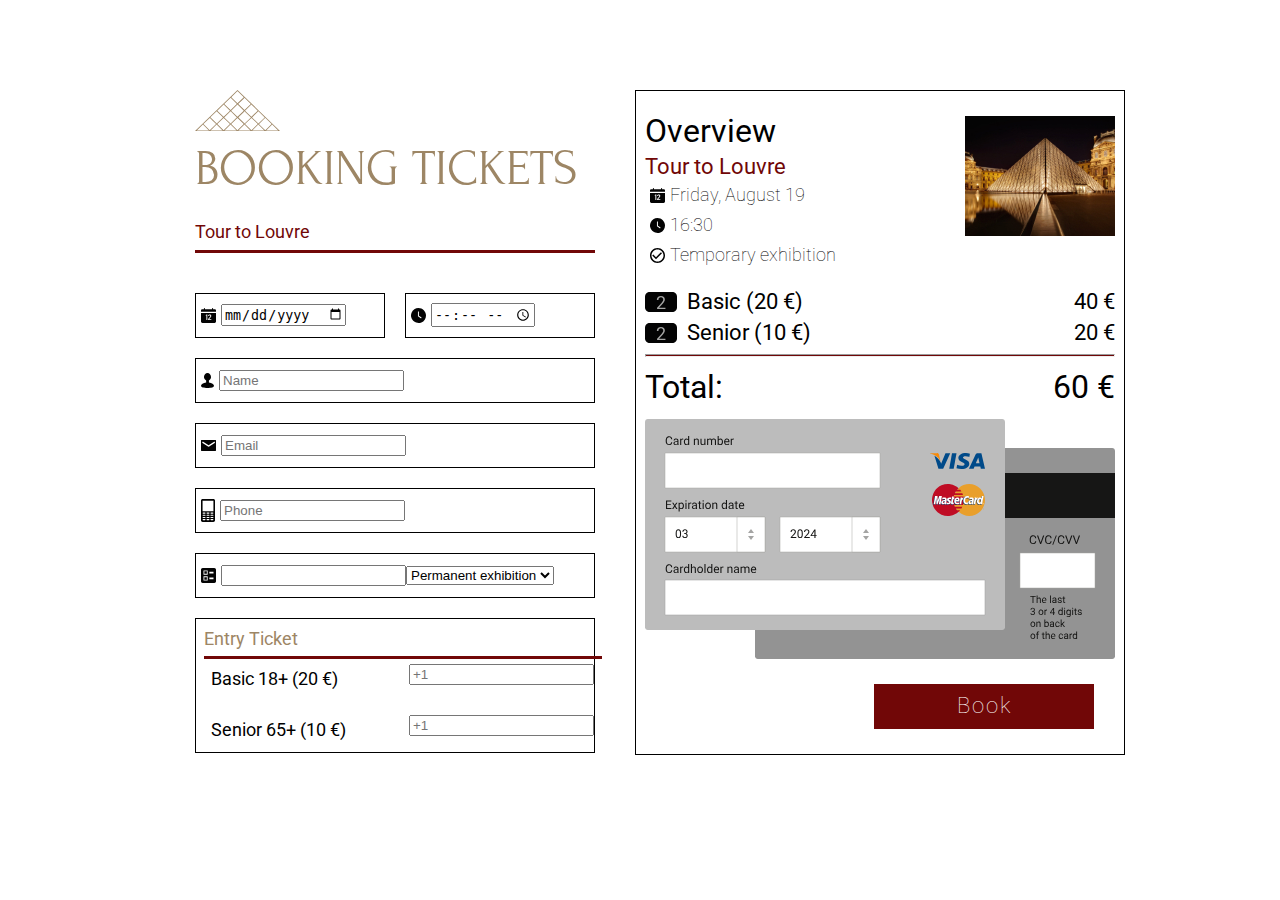
<file: website/ticketform.html>
<!DOCTYPE html>
<html lang="en">
<head>
  <meta charset="UTF-8">
  <meta http-equiv="X-UA-Compatible" content="IE=edge">
  <meta name="viewport" content="width=device-width, initial-scale=1.0">
  <link rel="preconnect" href="https://fonts.googleapis.com">
  <link rel="preconnect" href="https://fonts.gstatic.com" crossorigin>
  <link href="https://fonts.googleapis.com/css2?family=Roboto:wght@100;300;500;700&display=swap" rel="stylesheet">
  <link href="https://fonts.googleapis.com/css2?family=Forum&display=swap" rel="stylesheet">
  <link rel="stylesheet" href="../css/reset.css">
  <link rel="stylesheet" href="../css/style.css">
  <link rel="stylesheet" href="../css/booking-style.css">
  <link rel="icon" href="../assets/svg/favicon.ico">
  <title>Ticket Booking Form</title>
</head>
<body>
  <main class="booking-container">
    <!-- <img src="../assets/svg/close.svg" alt="" class="close"> -->

    <!-- Form Input Section -->
    <div class="form-section">
      <img src="../assets/svg/logo-gold.svg" alt="logo">
      <h1 class="section-title gold-font">Booking Tickets</h1>
      <p class="underline-title red-font bold">Tour to Louvre</p>
      <form class="ticket-specific">
        <div class="date-wrapper">
          <div class="input-container narrow date">
            <img src="../assets/svg/date.svg" alt="">
            <input type="date">
          </div>
          <div class="input-container narrow time">
            <img src="../assets/svg/time.svg" alt="">
            <input type="time" class="narrow-field">
          </div>
        </div>
        <div class="input-container wide name">
          <img src="../assets/svg/name.svg" alt="">
          <input type="text" class="wide-field" placeholder="Name"> 
        </div>
        <div class="input-container wide email">
          <img src="../assets/svg/email.svg" alt="">
          <input type="email" placeholder="Email"> 
        </div>
        <div class="input-container wide phone">
          <img src="../assets/svg/tel.svg" alt="">
          <input type="tel" placeholder="Phone"> 
        </div>
        <div class="input-container wide type">
          <img src="../assets/svg/ballot.svg" alt="">
          <input>
            <select class="select-css"> 
              <option>Permanent exhibition</option> 
              <option>Temporary exhibition</option> 
              <option>Combined admission</option> 
            </select>
        </div>
        <div class="input-container large" id="form-ticket-number">
          <p class="underline-title font5 gold-font bold">Entry Ticket</p>
          <div class="ticket-number-line">
            <p class="black-font bold">Basic 18+ (20 €)</p>
            <input type="number" placeholder="+1">
          </div>
          <div class="ticket-number-line">            
            <p class="black-font bold">Senior 65+ (10 €)</p>
            <input type="number" placeholder="+1">
          </div>            
        </div>        
      </form>
    </div> <!-- End of Form input section -->

    <!-- Overview Section -->
    <div class="overview-section">
      <div class="top-overview-block">
        <div class="text-section">
          <p class="font2 bold black-font" id="overview">Overview</p>
          <p class="font4 bold red-font">Tour to Louvre</p>
          <div class="result-output">
            <img src="../assets/svg/date.svg" alt="">
            <p class="font5 black-font">Friday, August 19</p>
          </div>
          <div class="result-output">
            <img src="../assets/svg/time.svg" alt="">
            <p class="font5 black-font">16:30</p>
          </div>
          <div class="result-output">
            <img src="../assets/svg/check_circle_outline.svg" alt="">
            <p class="font5 black-font">Temporary exhibition</p>
          </div>

        </div>
        <img src="../assets/img/night-louvre.jpg" alt="night Louvre" id="night-louvre">
      </div>

      <div class="price-section">
        <div class="item-row">
          <div class="amount-wrapper">
            <img src="../assets/svg/number2.svg" alt="">
            <p class="font4 black-font bold">Basic (20 €)</p>
          </div>
          <p class="font4 black-font right bold">40 €</p>
        </div>
        <div class="item-row">
          <div class="amount-wrapper">
            <img src="../assets/svg/number2.svg" alt="">
            <p class="font4 black-font bold">Senior (10 €)</p>
          </div>
          <p class="font4 black-font right bold">20 €</p>
        </div>
        <hr class="red-font">
        <div class="item-row">
          <p class="font2 black-font bold">Total:</p>
          <p class="font2 black-font right bold">60 €</p>
        </div>
      </div>

      <div class="card-input-block">
        <img src="../assets/svg/card-front.svg" alt="card" class="card-front">
        <img src="../assets/svg/card-back.svg" alt="card" class="card-back">
      </div>

      <div class="button-red light-font font4">
        <a href="../index.html">Book</a>
      </div>     
    </div>
  </main>
  
</body>
</html>
</file>
<file: css/style.css>
/* * {
  border: 1px solid red;
} */

/* Globals */

html {
  scroll-behavior: smooth;  
  box-sizing: border-box;
}

body {
  font-family: "Roboto", "Georgia", "serif";
  font-weight: lighter;
  line-height: 130%;
}

*, *::before, *::after {
  box-sizing: inherit;
}

html, 
body {
    overflow-x: hidden; 
}

main {
  display: flex;
  flex-direction: column;
  justify-content: center;
}

:root {
  --bg-dark: #151719;
  --dark-red: #710707;
  --font-gold: #9d8665;
  --font1: 80px;
  --font2: 32px;
  --font3: 28px;
  --font4: 22px;
  --font5: 18px;
}

/* Links */

a {
  text-decoration: none;
  letter-spacing: 2px;
  color: white;
}

a:visited {
  color: #9d8665;
}

a:hover {
  color: antiquewhite;
}

.dark-bg {  
  color: white;
}

.dark {
  background-color: var(--bg-dark);
}

.light-bg a {
  color: black;
}

.light-font {
  color: white
}

.gold-font {
  color: var(--font-gold);
}

.red-font {
  color: var(--dark-red);
}

.black-font {
  color: black;
}

p {
  font-size: var(--font3);
}

.font1 {
  font-size: var(--font1);
}
.font2 {
  font-size: var(--font2);
}
.font3 {
  font-size: var(--font3);
}
.font4 {
  font-size: var(--font4);
}

.font5 {
  font-size: var(--font5);
}

.spacing5 {
  letter-spacing: 5px;
}
.spacing2 {
  letter-spacing: 2px;
}

@media (max-width: 1024px) {
  .font1 {
    font-size: 50px;
  }
  .font2 {
    font-size: 28px;
  }
  .font3 {
    font-size: 24px;
  }
  .font4 {
    font-size: 20px;
  }
  .font5 {
    font-size: 16px;
  }
}

@media (max-width: 768px) {
  .font1 {
    font-size: 40px;
    line-height: 60px;
  }
  .font2 {
    font-size: 28px;
  }
  .font3 {
    font-size: 22px;
  }
  .font4 {
    font-size: 18px;
  }
  .font5 {
    font-size: 16px;
  }
}

@media (max-width: 420px) {
  .font1 {
    font-size: 28px;
    line-height: 40px;
  }
  .font2 {
    font-size: 22px;
  }
  .font3 {
    font-size: 18px;
  }
  .font4 {
    font-size: 16px;
  }
  .font5 {
    font-size: 16px;
  }
}

.bold {
  font-weight: 400;
}

.section-title {
  font-family: "Forum", "sans-serif";
  font-style: normal;
  font-weight: normal;
  letter-spacing: 5px;
  line-height: 130%;
  text-transform: uppercase;
}

.underline-title {
  position: relative;
}

.underline-title::after {
  content: "";
  position: absolute;
  bottom: -30px;
  left: 0;
  right: 0;
  height: 3px;
  background-color: var(--dark-red);
}

section {
  padding: 75px 0;
}

@media  (max-width: 1024px) {
  .section {
    padding: 60px 0;
  }  
}

@media  (max-width: 768px) {
  .section {
    padding: 40px 0;
  }  
}

@media (max-width: 420px) {
  .section {
    padding: 40px 0;
  } 
}


.container {
  position: relative;
  padding: 0 20px;
  max-width: 1440px;
  margin: 0 auto;
  display: flex;
  flex-direction: column;
}

@media  (max-width: 1024px) {
  .container {
    max-width: calc(1024px - 0px);
  }  
}

@media  (max-width: 768px) {
  .container {
    max-width: 768px;
  }  
}

@media (max-width: 420px) {
  .container {
    max-width: 420px;
  } 
}

/*  Header and navigation menu */


header {
  position: fixed;
  z-index: 100;
  width: 100%;
  height: 150px;
  background-color: #030303;
  display: flex;
  justify-content: space-between;
  align-items: center;
}

.header-container {
  width: 1440px;
  display: flex;
  flex-direction: row;
  flex-wrap: nowrap;
  align-items: center;
  justify-content: space-between;
}

.header-logo {
  width: 199px;
  display: flex;
  flex-direction: row;
  align-items: center;
  justify-content: space-between;
}

.logo {
  width: 49px;
  height: 26px;
  background-image: url(../assets/svg/louvre.svg);
  background-size: contain;
  background-repeat: no-repeat;
}

.logo:hover {
  filter: invert(55%) sepia(11%) saturate(939%) hue-rotate(356deg) brightness(96%) contrast(92%);
}
.header-logo a {
  font-size: 28px;
  letter-spacing: 5px;
}
.navbar {
  display: flex;
  flex-direction: row;
  max-width: 860px;
  margin-left: auto;
  align-items: center;
  justify-content: space-between;  
}

.nav-item {
  letter-spacing: 2px;
  font-size: var(--font4);
  list-style: none;
  display: inline-block;
  padding-left: 50px;
}

/* helper class to make ancor stop after the fixed header */

.anchor {
  display:block;
  height: 150px; /* this is the height of the header */
  margin-top: -150px; /* this is the negative value of the height of the header */
  visibility: hidden;
}

.hamburger {
  display: none;
  padding: 5px;
}

.hidden {
  visibility: show;
}

/* Adaptive burger menu */

@media only screen and (max-width: 1024px) {

  .header {
    height: 130px;
  }
  
  .bar {
    display: block;
    width: 32px;
    height: 2px;
    margin: 6px auto;
    -webkit-transition: all 0.3s ease-in-out;
    transition: all 0.3s ease-in-out;
    background-color: white;
  }
  .hamburger:hover {
    background-color: #710707;
  }
  .bar:hover {
    background-color: var(--dark-red);
  }
  
  .nav-menu {
      position: fixed;
      width: 300px;
      height: 450px;
      padding: 40px;
      left: -100%;
      top: 8rem;      
      display: flex;
      flex-direction: column;
      background-color: black;
      align-items: flex-start;
      justify-content: space-around;
      text-align: center;
      transition: 0.7s;
  }

  .nav-menu.active {
      left: 0;
  }

  .hidden.active {
    visibility: hidden;
  }

  .hamburger {
      display: block;
      cursor: pointer;
  }
  
  .hamburger.active .bar:nth-child(2) {
    opacity: 0;
  }

  .hamburger.active .bar:nth-child(1) {
      transform: translateY(8px) rotate(45deg);
  }

  .hamburger.active .bar:nth-child(3) {
      transform: translateY(-8px) rotate(-45deg);
  }
}

@media only screen and (max-width: 768px) {
  .header {
    height: 110px;
  }  
}
@media only screen and (max-width: 420px) {
  .header {
    height: 90px;
  }  
  .header-logo {
    width: 131px;
  }  
  .header-logo a {
    font-size: 16px;
  }
  .logo {
    width: 30px;
    height: 20px;
    background-size: contain;
  }
}

/* End of burger menu */

/* Sections */

/* Welcome section */

.welcome-section {
  margin-top: 150px;
  height: 810px;
  padding-top: 0;
  align-items: flex-start;
  background-color: #030303;  
}

.welcome-container {
  padding-top: -40px;
  position: relative;
  display: flex;
  flex-direction: column;
  height: 750px;
  z-index: 1;
  background-image: url("../assets/img/welcome-slider-1.jpeg");
  background-size: contain;
  background-repeat: no-repeat;
  background-position: calc(100% - 20px) calc(100% - 20px);
  animation: 0.5s ease-in-out;
}
.welcome-container::before {
  content: "";
  position: absolute;
  bottom: 0;
  left: 420px;
  width: 350px;
  height: 100%;
  z-index: 2;
  background: linear-gradient(90deg, black 0%, transparent 100%);
}

.welcome-text-small-site {
  z-index: 10;
}

.welcome-container h2 {
  padding-top: 150px;
}
.welcome-container p {
  letter-spacing: 2px;
  padding-top: 30px;
  padding-bottom: 70px;
}

.welcome-container a {
  display: block;
}

.welcome-container .btn {
  border: none;
  outline: 0;
  width: 360px;
  height: 75px;
  font-size: var(--font4);
  text-align: center;
  display: flex;
  flex-direction: column;
  justify-content: center;
  align-items: center;
  cursor: pointer;
  border-radius: 5px;
  background-color: var(--dark-red);
  color: white;
}

.welcome-section .btn:hover {
  background-color: var(--font-gold);
}

@media (max-width: 1024px) {
  .welcome-section {
    margin-top: 130px;
    height: 585px;
  }
  .welcome-container h2 {
    line-height: 90px;
    padding-top: 50px;
  }
  .welcome-container p {
    font-size: 24px;
    padding-top: 25px;
    padding-bottom: 60px;
  }
  .welcome-container .btn {
    width: 300px;
    height: 60px;
  }
  .welcome-container {
    height: 585px; 
    background-image: url("../assets/img/welcome-slider-1.jpeg");
    background-position: calc(100% - 20px) calc(100% - 0px);
    background-repeat: no-repeat;
    background-size: contain;
  }
  .welcome-container::before {
    left: 200px;
  }
}

@media only screen and (max-width: 768px) {
  .welcome-section {
    margin-top: 110px;
    height: calc(861px - 100px);
    padding-bottom: 0;
  }
  .welcome-container {
    background-position: bottom;
    width: calc(100% - 40px);
    height: 100%;
  }
  .welcome-container::before {
    display: none;
  }

  .welcome-container h2 {
    padding-top: 0px;
    text-align: center;
    line-height: 149%;
  }
  .welcome-container p {
    font-size: 20px;
    padding-top: 25px;
    padding-bottom: 45px;
    text-align: center;
  }

  #hiddenButton {
    display: none;
  }
}

@media only screen and (max-width: 420px) {
  .welcome-section {
    margin-top: 90px;
    height: 544px;
    padding-bottom: 0;
  }
  .welcome-container {
    background-position: 0px 180px;
  }
}

.slider {
  position: absolute;
  width: 700px;
  height: 120px;
  right: 0;
  bottom: -55px;
  display: flex;
  flex-direction: row;
  justify-content: space-evenly;
  align-items: center;
  background-color: #030303;
}

.slider-numbers {
  height: 22px;
}
.slider-numbers p {
  padding: 0 10px;
}

.slider-first-number:hover {
  color:#9d8665;
  cursor: pointer;
}
.slider-last-number:hover {
  color:#9d8665;
  cursor: pointer;
}

.slider-bullets {
  width: 180px;
  display: flex;
  flex-direction: row;
  justify-content: space-between;
}

.slider-bullet {
  width: 16px;
  height: 16px;
  margin: 5px;
  background-color: white;
  cursor: pointer;
}
.slider-bullet.active {
  background-color: #9d8665;
}

.slider-bullet:hover {
  background-color: #710707;
}

.slider-bullet:active {
  background-color:#9d8665;
}

.slider-bullet:visited {
  background-color: #7E6C51;
}

.slider-arrows {
  width: 80px;
  display: flex;
  flex-direction: row;
  justify-content: space-between;
}
.arrow-backward {
  width: 30px;
  height: 12px;
  background-image: url(../assets/svg/arrow_backward.svg);
  background-repeat: no-repeat;
  cursor: pointer;
}
.arrow-forward {
  width: 30px;
  height: 12px;
  background-image: url(../assets/svg/arrow_forward.svg);
  background-repeat: no-repeat;
  cursor: pointer;
}

.arrow-backward:hover, .arrow-backward:active {
  filter: invert(58%) sepia(55%) saturate(228%) hue-rotate(356deg) brightness(83%) contrast(85%);
}

.arrow-forward:hover, .arrow-forward:active {
  filter: invert(58%) sepia(55%) saturate(228%) hue-rotate(356deg) brightness(83%) contrast(85%);
}
@media (max-width: 1024px) {
  .slider {
    width:100%;
    bottom: -0;
    justify-content: space-between;
    padding: 40px 100px 40px 510px;
  }
}

@media only screen and (max-width: 768px) {
  .slider {
    width: 100%;
    height: 100px;
    bottom: -0;
    justify-content: space-between;
    padding: 40px 150px 40px 150px;
    row-gap: 20px;
  }
  .slider-numbers p {
    padding: 0 10px;
  }
  .slider-numbers {
    height: 18px;
  }
}
@media only screen and (max-width: 420px) {
  .slider {
    width: 100%;
    height: 80px;
    padding: 20px 50px 20px 50px;
    align-self: center;
    align-items: center;
  }
  .slider-numbers {
    height: 16px;
  }
  .slider-numbers p {
    padding: 0 10px;
  }
}

@media (max-width: 1024px) {
  .slider-bullet {
    width: 12px;
    height: 12px;
    margin: 3px;
  }
  .slider-numbers p {
    font-size: 20px;
  }
}

@media (max-width: 420px) {
  .slider-bullets {
    width: 75px;
  }
  .slider-bullet {
    width: 7px;
    height: 7px;
  }
  .slider-numbers p {
    font-size: 16px;
  }
}


/* Visiting section */

.visiting-section {
  min-height: fit-content;
}

.visiting-container {
  position: relative;
  height: 1116px;
  width: 100%;
  display: flex;
  flex-direction: column;
  flex-wrap: nowrap;
}

@media (max-width: 1450px) {
  .visiting-container {
    height: 1305px;
  }
}
@media (max-width: 796px) {
  .visiting-container {
    height: 1146px;
  }
}
@media (max-width: 420px) {
  .visiting-container {
    height: 2073px;
  }
}

.card-container .underline-title::after {
  content: "";
  position: absolute;
  left: 0;
  bottom: -10px;
  width: 50%;
}

.card-container {
  position: absolute;
  top: 11rem;
  max-width: 100%;  
  margin-bottom: 30px;
  padding: 0 20px;
  align-self: center;
  display: flex;
  flex-direction: row;  
  flex-wrap: wrap;
  justify-content: space-between;
  align-items: center;
  row-gap: 3rem; 
  column-gap: 2rem;
}

.card-container a {
  display: block;
  padding-bottom: 20px;
}

.card:hover .underline-title::after {
  width: 100%;
  transition: 0.7s ease;
}

.card {
  max-width: 440px;
  max-height: 424px;
}
.card a {
  color: black;
}
.visiting-card-title {
  padding-top: 20px;
}

.card img {
  width: 100%;
  height: 100%;
}

.card p {
  padding-top: 20px;
  padding-bottom: 0;
}
.street-view {
  width: 100vw;
  height: 100vh;
}

/* @media (max-width: 1450px) { */
@media (max-width: 1450px) {

  .card-container {
    max-width: 810px;
    height: 1160px;
    top: 150px;
  }
  .card {
    width: 330px;
    height: 345px;
  }
  .card h3 {
    font-size: 28px;
    letter-spacing: 5px;
    white-space: nowrap;
  }
  .card p {
    padding-top: 15px;
  }
  .card-container .underline-title::after {
    bottom: -8px;
    width: 45%;
  }
}
@media (max-width: 768px) {
  .card-container {
    max-width: calc(56px + 280px + 392px);
    height: 983px;
    position: unset;
    margin-top: 70px;
    padding: 0;
    margin-bottom: 0;
    justify-content: space-evenly;
    column-gap: 0;
    row-gap: 40px;
  }
  .card {
    width: 280px;
    height: 301px;
  }
  .card h3 {
    font-size: 22px;
    letter-spacing: 3px;
    white-space: nowrap;
  }
  .card p {
    padding-top: 10px;
  }
  .card-container .underline-title::after {
    bottom: -6px;
    width: 55%;
    height: 2px;
  }
}
@media (max-width: 420px) {
  .card-container {
    margin-top: 65px;
  }
  .card-container a {
    padding-bottom: 15px;
  }
  .underline-title::after {
    bottom: -25px;
  }
  .card {
    width: 280px;
    height: 295px;
  }
}

/* Explore Section */

.explore-container {
  height: 715px;
  display: flex;
  flex-direction: row;
  gap: 30px;
}

.text-wrapper {
  width: 650px;
  display: flex;
  flex-direction: column;
  align-items: center;
}

.text-wrapper h2 {
  margin-bottom: 100px;
  white-space: nowrap;
  width: 100%;
}

.text-wrapper p {
  line-height: 140%;
  padding-bottom: 30px;
}

.painting-wrapper {
  margin-top: 10px;
  width: 720px;
  height: 700px;
  display: flex;
  flex-direction: column;
  align-self: center;
  position: relative;
}

.explore-painting {
  position: absolute;
  width: 720px;
  height: 700px;
  overflow: hidden;
}

.bottom-painting, .top-painting {
  display: block;
}

#explore-painting-renovated {
  width: 433px;
}

.painting-slider {
  position: absolute;
  z-index: 10;
  top: 335px;
  left: 415px;
  cursor: ew-resize;
  width: 40px;
  height: 40px;
  border: 5px solid #FFFFFF;
  opacity: 0.7;
  border-radius: 50%;
}

.painting-slider::before {
  position: absolute;
  z-index: 9;
  top: 30px;
  left: 12px;
  content: "";
  width: 5px;
  height: 330px;
  background-color: #FFFFFF;
}

.painting-slider::after {
  position: absolute;
  z-index: 8;
  bottom: 30px;
  left: 12px;
  content: "";
  width: 5px;
  height: 339px;
  background-color: #FFFFFF;
}

@media (max-width: 1500px) {

  .explore-section {
    padding-top: 65px;
    height: 1149px;
  }
  
  .explore-container {
    height: 1000px;
    flex-direction: column;
    flex-wrap: nowrap;
    gap: 0px;
  }
  .text-wrapper {
    width: 100%;
    align-items: flex-start;
  }

  .las-meninas {
    padding-top: 45px;
  }
  .text-wrapper p {
    padding-bottom: 15px;
  }

  .paragraph-hidden {
    display: none;
  }
  .text-wrapper h2 {
    margin-bottom: 50px;
  }

  .painting-wrapper {
    margin-top: 50px;
  }
}

@media (max-width: 796px) {

  .explore-section {
    padding-top: 45px;
    height: 908px;
  }
  
  .explore-container {
    height: 800px;
    flex-direction: column;
    flex-wrap: nowrap;
    gap: 0px;
  }
  .explore-container .underline-title::after {
    bottom: -25px;
  }  
  .las-meninas {
    display: none;
  }
  .small-site-hidden {
    display: none;
  }
  .painting-wrapper {
    margin-top: 15px;
  }
  .explore-painting img {
    width: 728px;
    height: 705px;
  }
}

@media (max-width: 420px) {
  .explore-section {
    height: 551px;
  }
  .painting-wrapper {
    width: 380px;
    height: 368px;
  }
  .explore-painting {
    width: 380px;
    height: 368px;
  }
  .explore-painting img {
    width: 380px;
    height: 368px;
  }

  #explore-painting-renovated {
    width: 230px;
  }
  .painting-slider {
    top: 170px;
    left: 225px;
    width: 20px;
    height: 20px;
    border: 2px solid #FFFFFF;
  }
  
  .painting-slider::before {
    top: 16px;
    left: 7px;
    width: 2px;
    height: 180px;
  }
  
  .painting-slider::after {
    bottom: 16px;
    left: 7px;
    width: 2px;
    height: 172px;
  }
}

/* Video Section */

.video-container {
  height: 1246px;
  display: flex;
  flex-direction: column;
}

.video-container .text-wrapper {
  width: inherit;
  flex-direction: row;
  justify-content: space-between;
  gap: 110px;
  padding-bottom: 75px;
}

.video-container .text-wrapper h2 {
  white-space: nowrap;
  padding-bottom: 0;
  margin-bottom: 0;
}

.video-container .text-wrapper p {
  padding-bottom: 0;
}

@media (max-width: 1024px) {
  .video-section {
    padding-bottom: 50px;
  }
  .video-container {
    max-height: 885px;
  }
  .video-container .text-wrapper {
    padding-bottom: 45px;
  }
  .paragraph-hidden {
    display: none;
  }
}
@media only screen and (max-width: 768px) {
  .video-container {
    height: 745px;
  }
  .video-container .text-wrapper {
    padding-bottom: 25px;
  }
}
@media (max-width: 420px) {
  .video-section {
    padding-bottom: 40px;
  }
  .video-container {
    height: 475px;
  }
}

.main-video {
  position:relative;
  max-width: 1440px;
  height: 735px;
  display: flex;
  align-items: center;
  justify-content: center;
  background-image: url(../assets/video/video-poster-0.jpeg);
  background-size: cover;
  background-repeat: no-repeat;  
}

.big-play-button {
  background: url(../assets/svg/big-play.svg);
  background-size: contain;
  width: 220px;
  height: 220px;
  cursor: pointer;
  transition: 0.1s ease;
  border: none;
}

@media (max-width: 1024px) {
  .main-video {
    max-width: 984px;
    height: 504px;
  }
  .big-play-button {
    width: 152px;
    height: 152px;
    margin-bottom: 50px;
  }
}
@media only screen and (max-width: 768px) {
  .main-video {
    max-width: 728px;
    height: 386px;
  }
  .big-play-button {
    width: 80px;
    height: 80px;
    margin-bottom: 55px;
  }
}
@media (max-width: 420px) {
  .main-video {
    max-width: 380px;
    height: calc(226px + 0px);
  }
  .big-play-button {
    width: 50px;
    height: 50px;
    margin-bottom: 55px;
  }
}

.big-play-button:hover {
  filter: invert(55%) sepia(11%) saturate(939%) hue-rotate(356deg) brightness(96%) contrast(92%);
}

.video-controls {
  position: absolute;
  left: 0;
  bottom: 0;
  width: 100%;
  height: 85px;
  padding: 0 30px;
  background-color: #030303;
  display: flex;
  flex-direction: row;
  gap: 20px;
  justify-content: space-around;
  align-items: center;
}

.video-controls-button {  
  margin: 0;
  align-self: center;  
  background-color: var(--bg-grey-2);
  background-size: cover;
  border: none;
  cursor: pointer;
  transition: 0.1s ease;
}
.video-controls-button:hover {
  filter: invert(55%) sepia(11%) saturate(939%) hue-rotate(356deg) brightness(96%) contrast(92%);
}

.play-button {
  width: 23px;
  height: 30px;
  background-image: url(../assets/svg/play.svg);
  background-size: contain;
  background-repeat: no-repeat;
}
.play-button.active {
  background-image: url(../assets/svg/pause.svg);
}

.volume-button {
  width: 40px;
  height: 30px;
  background-image: url(../assets/svg/volume.svg);
  background-size: contain;
  background-repeat: no-repeat;
}
.volume-button.active {
  background-image: url(../assets/svg/mute.svg);
  background-size: contain;
  background-repeat: no-repeat;
} 

.screenmode-button {
  width: 30px;
  height: 30px;
  background-image: url(../assets/svg/fullscreen.svg);
}
.screenmode-button.active {
  background-image: url(../assets/svg/fullscreen_exit.svg);
}

@media (max-width: 1024px) {
  .video-controls {
    height: 60px;
    padding: 0 25px;
  }
  .play-button {
    width: 23px;
    height: 26px;
  }
  .volume-button {
    width: 35px;
    height: 26px;
  }
  .screenmode-button {
    width: 26px;
    height: 26px;
  }
}
@media (max-width: 768px) {
  .play-button {
    width: 23px;
    height: 24px;
  }
  .screenmode-button {
    width: 24px;
    height: 24px;
  }
  .volume-button {
    width: 28px;
    height: 24x;
  }
}
@media (max-width: 420px) {
  .video-controls {
    height: 55px;
    padding: 0 15px;
  }
  .play-button {
    width: 16px;
    height: 18px;
  }
  .screenmode-button {
    width: 18px;
    height: 18px;
  }
  .volume-button {
    width: 22px;
    height: 18px;
  }
}

.video-slider {
  -webkit-appearance: none;
  width: 100%;
  height: 8px;
  background: linear-gradient(to right, rgb(113, 7, 7) 0%, rgb(113, 7, 7) 50%, rgb(196, 196, 196) 50%, rgb(196, 196, 196) 100%);
  border-radius: 0;
  outline: none;
  align-self: center;
  -webkit-transition: .2s;
  transition: opacity .2s;  
}

.video-slider::-webkit-slider-thumb {
  -webkit-appearance: none;
  appearance: none;
  width: 25px;
  height: 25px;
  border-radius: 50%; 
  background: white;
  cursor: pointer;
}

.video-slider::-webkit-slider-thumb:hover {
  background: var(--font-gold);
}

.play-slider {
  width: 929px;
}
.volume-slider {
  width: 155px;
}

@media (max-width: 1024px) {
  .video-slider {
    height: 6px;
  }
  .video-slider::-webkit-slider-thumb {
    width: 13px;
    height: 13px;
  }
  .play-slider {
    width: 564px;
  }
  .volume-slider {
    width: 143px;
  }
}
@media (max-width: 768px) {
  .play-slider {
    width: 350px;
  }
  .volume-slider {
    width: 110px;
  }
}
@media (max-width: 1024px) {
  .video-slider {
    height: 4px;
  }
  .video-slider::-webkit-slider-thumb {
    width: 10px;
    height: 10px;
  }
  .play-slider {
    width: 150px;
  }
  .volume-slider {
    width: 50px;
  }
}

.video-collection {
  display: flex;
  flex-direction: column;
  align-items: center;
}

.three-videos {
  padding-top: 40px;
  padding-bottom: 30px;
  width: 100%;
  display: flex;
  flex-direction: row;
  align-items: flex-start;
  justify-content: space-between;
}

@media (max-width: 1024px) {
  .three-videos {
    padding-bottom: 40px;
  }
  iframe {
    width: 300px;
    height: 170px;
  }
}

@media only screen and (max-width: 768px) {
  .three-videos {
    padding-top: 20px;
    padding-bottom: 20px;
  }
  iframe {
    width: 354px;
    height: 199px;
  }
  .hidden-video-small-site {
    display: none;
  }
}
@media only screen and (max-width: 420px) {
  .three-videos {
    padding-top: 40px;
    padding-bottom: 40px;
  }
  iframe {
    width: 180px;
    height: 101px;
  }
  .ytp-large-play-button {
    width: 30px;
    height: 20px;
  }
}

.video-pagination {
  width: 200px;
  height: 12px;
  gap: 10px;
  display: flex;
  flex-direction: row;
  justify-content: space-between;
}

.video-pagination-backward-arrow {
  width: 12px;
  height: 100%;
  background-image: url(../assets/svg/video-arrow-backward.svg);
  background-repeat: no-repeat;
  cursor: pointer;
}
.video-pagination-backward-arrow:hover {
  filter: invert(10%) sepia(36%) saturate(6711%) hue-rotate(348deg) brightness(70%) contrast(108%);
}

.video-pagination-bullet {
  height: 12px;
  width: 12px;
  background-image: url(../assets/svg/video-dot.svg);
  background-repeat: no-repeat;
  background-size: contain;
  cursor: pointer;
}

.video-bullet-active {
  filter: invert(10%) sepia(36%) saturate(6711%) hue-rotate(348deg) brightness(10%) contrast(108%);
}

.video-pagination-bullet:hover {
  filter: invert(10%) sepia(36%) saturate(6711%) hue-rotate(348deg) brightness(70%) contrast(108%);
}

.video-pagination-bullet.active {
  filter: invert(0%) sepia(1%) saturate(7484%) hue-rotate(49deg) brightness(70%) contrast(98%);
}
.video-pagination-forward-arrow {
  width: 12px;
  height: 100%;
  background-image: url(../assets/svg/video-arrow-forward.svg);
  background-repeat: no-repeat;
  cursor: pointer;
}
.video-pagination-forward-arrow:hover {
  filter: invert(10%) sepia(36%) saturate(6711%) hue-rotate(348deg) brightness(70%) contrast(108%);
}

@media only screen and (max-width: 768px) {
  .video-pagination {
    width: 190px;
    align-items: center;
  }
  .video-pagination-bullet {
    width: 10px;
    height: 10px;
  }
}
@media (max-width: 420px) {
  .video-pagination-bullet {
    height: 8px;
    width: 8px;
  }
}

/* Gallery section */

.gallery-section {
  padding-bottom: 0;
  height: 2200px;
}

@media (max-width: 1024px) {
  .gallery-section {
    height: 1460px;
    padding-top: 65px;
  }
}
@media (max-width: 768px) {
  .gallery-section {
    height: 1220px;
    padding-top: 45px;
  }
}
@media (max-width: 420px) {
  .gallery-section {
    height: 757px;
  }
}

.gallery-container {
  width: 1440px;
  height: 100%;
  display: flex;
  flex-direction: column;
}

.picture-container {
  position: relative;
  height: 100%;
  width: 100%;
  padding-top: 70px;
  padding-bottom: 0;
  overflow-y: hidden;
}

.picture-container::before {
  content: "";
  position: absolute;
  bottom:0;
  left: 0;
  width: 100%;
  height: 350px;
  background: linear-gradient(0deg, black 0%, transparent 100%);
}

.picture-inner-container {
  height: 2550px;
  display: flex;
  flex-direction: column;
  flex-wrap: wrap;
  row-gap: 5px;
  column-gap: 25px;
  column-count: 3;
  z-index: 2;

  /* display: grid;
  grid-template-columns: repeat(3, 1fr);
  grid-template-rows: masonry;
  gap: 20px; */
}

.picture-container img { 
  margin: 0 0 1em;
  object-fit: cover;
}

@media (max-width: 1024px) {
  .picture-container {
    padding-top: 60px;
  }
  .picture-inner-container {
    height: 1800px;
  }
  .picture-container img {
    max-width: 304px;
  }
}

@media (max-width: 768px) {
  .picture-container {
    padding-top: 50px;
  }
  .picture-inner-container {
    height: 1760px;
    column-count: 2;
  }
  .picture-container img {
    max-width: 352px;
  }
}
@media (max-width: 420px) {
  .picture-inner-container {
    height:780px;
  }
  .picture-container img {
    max-width: 178px;
  }
}

/* Tickets Section */

.tickets-container {
  height: 743px;
  display: flex;
  flex-direction: column;
}

.tickets-wrapper {
  display: flex;
  flex-direction: row;
  justify-content: space-between;
  padding-top: 100px;
}

.tickets-wrapper h4 {
  font-size: var(--font3);
  font-weight: 400;
  padding-top: 5px;
  padding-bottom: 55px;
}

.ticket-image {
  width:720px;
  height: 550px;
  background-image: url(../assets/img/buy-tickets-img.jpg);
  background-size: contain;
  background-repeat: no-repeat;
}

@media (max-width: 1200px) {
  .tickets-container {
    height: 598px;
  }
  .tickets-wrapper {
    padding-top: 90px;
  }
  .ticket-amount {
    margin-right: 30px;
    margin-left: 30px;
  }
  .ticket-image {
    width: 700px;
    height: 440px;
  }
  .ticket-type {
    display: none;
  }
}

@media (max-width: 768px) {
  .tickets-container {
    height: 553px;
  }
  .tickets-wrapper {
    padding-top: 70px;
    justify-content: flex-start;
  }
  .ticket-image {
    width: 444px;
    height: 340px;
  }
}
@media (max-width: 420px) {
  .tickets-container {
    height: 679px;
  }
  .tickets-wrapper {
    display: flex;
    flex-direction: column;
  }
  .ticket-image {
    width: 380px;
    height: 160px;
    background-image: url(../assets/img/Mith-buy-small.jpg);
  }
  .tickets-wrapper {
    padding-top: 65px;
  }
}

/* Radio buttons - Exhibition type */

.radio-container {
	padding-bottom: 20px;
}

/* Customize the label (the container) */
.radio-container {
  display: block;
  position: relative;
  padding-left: 35px;
  margin-bottom: 12px;
  cursor: pointer;
  font-size: 22px;
  -webkit-user-select: none;
  -moz-user-select: none;
  -ms-user-select: none;
  user-select: none;
}

.radio-container input {
  position: absolute;
  opacity: 0;
  cursor: pointer;
  height: 0;
  width: 0;
}

.checkmark {
  position: absolute;
  top: 0;
  left: 0;
  height: 18px;
  width: 18px;
  background-color: white;
  border-radius: 50%;
  border: 2px solid black;
}

.radio-container:hover input ~ .checkmark {
  background-color: #ccc;
}

.radio-container input:checked ~ .checkmark {
  background-color: white;
}

.checkmark:after {
  content: "";
  position: absolute;
  display: none;
}

.radio-container input:checked ~ .checkmark:after {
  display: block;
}

.radio-container .checkmark:after {
  top: 3px;
  left: 3px;
  width: 8px;
  height: 8px;
  border-radius: 50%;
  background:black;
}

/* Ticket Amount block */

.ticket-amount {
  width: 175px;
  display: flex;
  flex-direction: column;
  align-items: flex-end;
}

.amount-block {
  width: 150px;
}
.amount-block img {
  width: 150px;
}

.amount-block h4 {
  text-align: right;
  padding-bottom: 15px;
}

.amount-block p{
  font-weight: 200;
  text-align: left;
  padding-top: 15px;
  padding-bottom: 15px;
}

.total-amount p {
  padding-top: 50px;
  font-size: var(--font3);
  font-weight: 400;
  text-align: right;
  letter-spacing: 1.65px;
}

.button {
  width: 175px;
  height: 50px;
  margin-top: 40px;
  display: flex;
  flex-direction: column;
  justify-content: center;
  cursor: pointer;
  align-items: center;
  color: white;
  text-align: center;
  background-color: #030303;
}

.button a {
  color: white;
  display: block;
}

.button:hover {
  background-color: var(--font-gold);
}

@media (max-width: 1200px) {

  .amount-block {
    width: 175px;
  }
  .amount-block h4  {
    text-align: left;
  }
  .total-amount p {
    text-align: left;
  }
  .amount-block p {
    padding-top: 20px;
    padding-bottom: 20px;
  }
  .button {
    margin-top: 55px;
    align-self: baseline;
  }
  .button a {
    font-size: 22px;
  }
}

@media only screen and (max-width: 768px) { 
  .ticket-amount {
    margin-left: 55px;
  }
  .amount-block {
    display: flex;
    flex-direction: column;
    align-items: flex-start;
  }
  .amount-block h4 {
    padding-bottom: 30px;
  }
  .amount-block p {
    padding-top: 15px;
    padding-bottom: 15px;
  }
  .amount-block img {
    width: 175px;
    height: 50px;
}
  .total-amount p {
    padding-top: 60px;
  }
  .button {
    margin-top: 25px;
  }
}
@media (max-width: 420px) {
  .ticket-amount {
    padding-top: 35px;
    margin-left: 0;
    margin-right: 0;
    align-self: center;
  }
  .amount-block h4 {
    align-self: center;
    font-size: 16px;
    padding-bottom: 0px;
  }
  .amount-block p {
    padding-top: 15px;
    padding-bottom: 10px;
  }
  .total-amount p {
    display: block;
    font-size: 16px;
    padding-left: 40px;
    letter-spacing: normal;
    padding-top: 55px;
    align-self: center;
  }
  .button {
    margin-top: 25px;
  }
}

/* Parallax section */

.parallax {
  /* position: relative; */
  width: 100vw;
  height: 400px;
  margin: 20px 0;
  display: flex;
  background-image: url(../assets/img/parallax.jpeg);
  background-attachment: fixed;
  background-position: center;
  background-repeat: no-repeat;
  background-size: cover;
}

@media (max-width: 1024px) {
  .parallax {
    margin: 0;
  }
}
@media only screen and (max-width: 768px) {
  .parallax {
    height: 300px;
  }
}

/* Contacts Section */

.contacts-container {
  height: 813px;
  display: flex;
  flex-direction: column;
}

.contacts-wrapper {
  padding: 105px 0;
  width: 100%;
  display: flex;
  flex-direction: row;
  justify-content: space-between;
}

.contact-text-wrapper {
  align-items: flex-start;
  justify-content: flex-start;
}

.contact-text-wrapper h4 {
  font-size: var(--font3);
  font-weight: 400;
  line-height: 130%;
  padding-top: 0;
  padding-bottom: 50px;
}

.contact-text-wrapper p {
  padding: 15px 0;
}
.contact-text-wrapper a {
  display: block;
  color: black;
  padding: 10px 0;
  letter-spacing: normal;
}

.map {
  width: 960px;
  height: 620px;
}

@media (max-width: 1024px) {
  .contacts-container {
    height: 614px;
  }
  .contacts-wrapper {
    padding: 90px 0;
  }
  .contacts-wrapper img {
    width: 694px;
    height: 454px;
  }
  .contact-text-wrapper h4 {
    font-size: 24px;
    padding-bottom: 30px;
  }
  .contact-text-wrapper a {
    padding: 7px 0;
  }  
  .map {
    width: 694px;
    height: 454px;
  }
}
@media only screen and (max-width: 768px) {
  .contacts-container {
    height: calc(818px + 20px);
  }
  .contacts-wrapper {
    padding-top: 65px;
    padding-bottom: 70px;
    flex-direction: column;
  }
  .contact-text-wrapper h4 {
    font-size: 20px;
    padding-bottom: 35px;
  }
  .contact-text-wrapper a {
    font-size: 18px;
    padding: 6px 0;
  }  
  .contacts-wrapper img {
    width: 728px;
    height: 476px;
    margin-top: 35px;
  }
  .map {
    width: 728px;
    height: 476px;
    margin-top: 40px;
  }
}
@media (max-width: 420px) {
  .contacts-section {
    padding-bottom: 0;
  }
  .contacts-container {
    height: calc(556px + 40px);
  }
  .contacts-wrapper {
    padding-bottom: 40px;
  }
  .contact-text-wrapper h4 {
    font-size: 16px;
  }
  .contact-text-wrapper a {
    font-size: 16px;
  }
  .map {
    width: 380px;
    height: 248px;
    margin-top: 35px;
  }
}

/* footer */

footer {
  background-color: var(--bg-dark);
  height: 392px;
}

.footer-wrapper {
  margin: 0 auto;
  padding-top: 80px;
  display: flex;
  flex-direction: column;
}

.footer-top {
  padding-bottom: 10px;
  display: flex;
  flex-direction: row;
  justify-content: space-between;
}
.footer-logo {
  width: 199px;
  display: flex;
  flex-direction: row;
  align-items: baseline;
  justify-content: space-between;
}

.footer-logo a {
  font-size: 28px;
  letter-spacing: 5px;
}

.small-site-footer-links {
  width: 1100px;
  display: flex;
  flex-direction: row;
  justify-content: space-between;
}

.footer-links-list {
  width: 365px;
  padding-left: 100px;
  margin-right: auto;
  column-count: 2;
  column-gap: 130px;
}

.footer-links-list li {
  padding-top: 10px;
}

.social-networks {
  width: 340px;
  margin-bottom: 30px;
  display: flex;
  flex-direction: row;
  align-self: flex-end;
  justify-content: space-between;
}
.social-link {
  width: 48px;
  height: 48px;
  padding: 15px;
  background-size: 30%;
  background-repeat: no-repeat;
  border: 1px solid white;
  border-radius: 50%;
  background-position: center;
}
.social-link:hover {
  filter: invert(54%) sepia(42%) saturate(293%) hue-rotate(356deg) brightness(92%) contrast(84%);
}
.youtube-icon {
  background-image: url(../assets/svg/youtube-icon.svg);
}
.instagram-icon {
  background-image: url(../assets/svg/instagram-icon.svg);
}
.facebook-icon {
  background-image: url(../assets/svg/facebook-icon.svg);
}
.twitter-icon {
  background-image: url(../assets/svg/twitter-icon.svg);
}
.pinterest-icon {
  background-image: url(../assets/svg/pinterest-icon.svg);
}

.footer-bottom {
  padding-top: 40px;
  display: flex;
  flex-direction: row;
  justify-content: space-between;
}

.footer-bottom p {
  letter-spacing: 2px;
}
footer li {
  padding-bottom: 20px;
}

.divider {
  color: white;
  width: 100%;
}

.footer-bottom p {
  padding: 0 0;
  font-size: var(--font4);
}

@media (max-width: 1400px) {
  .footer {
    height: 368px;
  }
  .footer-top {
    padding-bottom: 20px;
  }
  .footer-wrapper {
    padding-top: 60px;
  }
  .small-site-footer-links {
    width: calc(313px + 92px + 340px);
  }
  .footer-links-list {
    width: 313px;
    padding-left: 0px;
    column-count: 2;
    column-gap: 130px;
  }
  .social-networks {
    margin-bottom: 20px;
  }
}
@media (max-width: 768px) {
  footer {
    height: 411px;
  }
  .footer-wrapper {
    padding-top: 50px;
    padding-bottom: 30px;
  }
  .footer-logo {
    align-items: baseline;
  }
  .footer-top {
    align-items: flex-start;
    justify-content: left;
  }
  .small-site-footer-links {
    width: 393px;
    margin-left: 100px;
    flex-direction: column;
  }
  .footer-links-list {
    width: 393px;
    column-gap: 120px;
    padding-left: 0;
    padding-bottom: 20px;
    margin-right: 0;
    align-self: center;
  }
  .social-networks {
    width: 340px;
    align-self: flex-start;
    margin-bottom: 10px;
  }
  .footer-bottom {
    padding-top: 30px;
  }
  .footer-bottom a {
    font-size: 22px;
  }
}
@media (max-width: 420px) {
  .footer-wrapper {
    padding-top: 35px;
  }
  .footer-hidden-small-site {
    display: none;
  }
  .footer-top {
    flex-direction: column;
    padding-bottom: 35px;
  }
  .footer-logo {
    width: 131px;
    padding-bottom: 20px;
    align-items: center;
  }
  .footer-logo a {
    font-size: 16px;
  }
  .small-site-footer-links {
    width: 380px;
    margin-left: 0;
  }
  .footer-links-list {
    width: 380px;
    column-gap: 30px;
    column-count: 3;
  }
  .footer-bottom a {
    font-size: 16px;
  }
  .footer-bottom p {
    font-size: 16px;
  }
}
</file>
<file: museum-adaptive/css/style.css>
/* * {
  border: 1px solid red;
} */

/* Globals */

html {
  scroll-behavior: smooth;  
  box-sizing: border-box;
}

body {
  font-family: "Roboto", "Georgia", "serif";
  font-weight: lighter;
  line-height: 130%;
}

*, *::before, *::after {
  box-sizing: inherit;
}

html, 
body {
    overflow-x: hidden; 
}

main {
  display: flex;
  flex-direction: column;
  justify-content: center;
}

:root {
  --bg-dark: #151719;
  --dark-red: #710707;
  --font-gold: #9d8665;
  --font1: 80px;
  --font2: 32px;
  --font3: 28px;
  --font4: 22px;
  --font5: 18px;
}

/* Links */

a {
  text-decoration: none;
  letter-spacing: 2px;
  color: white;
}

a:visited {
  color: #9d8665;
}

a:hover {
  color: antiquewhite;
}

.dark-bg {  
  color: white;
}

.dark {
  background-color: var(--bg-dark);
}

.light-bg a {
  color: black;
}

.light-font {
  color: white
}

.gold-font {
  color: var(--font-gold);
}

.red-font {
  color: var(--dark-red);
}

.black-font {
  color: black;
}

p {
  font-size: var(--font3);
}

.font1 {
  font-size: var(--font1);
}
.font2 {
  font-size: var(--font2);
}
.font3 {
  font-size: var(--font3);
}
.font4 {
  font-size: var(--font4);
}

.font5 {
  font-size: var(--font5);
}

.spacing5 {
  letter-spacing: 5px;
}
.spacing2 {
  letter-spacing: 2px;
}

@media (max-width: 1024px) {
  .font1 {
    font-size: 50px;
  }
  .font2 {
    font-size: 28px;
  }
  .font3 {
    font-size: 24px;
  }
  .font4 {
    font-size: 20px;
  }
  .font5 {
    font-size: 16px;
  }
}

@media (max-width: 768px) {
  .font1 {
    font-size: 40px;
    line-height: 60px;
  }
  .font2 {
    font-size: 28px;
  }
  .font3 {
    font-size: 22px;
  }
  .font4 {
    font-size: 18px;
  }
  .font5 {
    font-size: 16px;
  }
}

@media (max-width: 420px) {
  .font1 {
    font-size: 28px;
    line-height: 40px;
  }
  .font2 {
    font-size: 22px;
  }
  .font3 {
    font-size: 18px;
  }
  .font4 {
    font-size: 16px;
  }
  .font5 {
    font-size: 16px;
  }
}

.bold {
  font-weight: 400;
}

.section-title {
  font-family: "Forum", "sans-serif";
  font-style: normal;
  font-weight: normal;
  letter-spacing: 5px;
  line-height: 130%;
  text-transform: uppercase;
}

.underline-title {
  position: relative;
}

.underline-title::after {
  content: "";
  position: absolute;
  bottom: -30px;
  left: 0;
  right: 0;
  height: 3px;
  background-color: var(--dark-red);
}

section {
  padding: 75px 0;
}

@media  (max-width: 1024px) {
  .section {
    padding: 60px 0;
  }  
}

@media  (max-width: 768px) {
  .section {
    padding: 40px 0;
  }  
}

@media (max-width: 420px) {
  .section {
    padding: 40px 0;
  } 
}


.container {
  position: relative;
  padding: 0 20px;
  max-width: 1440px;
  margin: 0 auto;
  display: flex;
  flex-direction: column;
}

@media  (max-width: 1024px) {
  .container {
    max-width: calc(1024px - 0px);
  }  
}

@media  (max-width: 768px) {
  .container {
    max-width: 768px;
  }  
}

@media (max-width: 420px) {
  .container {
    max-width: 420px;
  } 
}

/*  Header and navigation menu */


header {
  position: fixed;
  z-index: 1;
  width: 100%;
  height: 150px;
  background-color: #030303;
  display: flex;
  justify-content: space-between;
  align-items: center;
}

.header-container {
  width: 1440px;
  display: flex;
  flex-direction: row;
  flex-wrap: nowrap;
  align-items: center;
  justify-content: space-between;
}

.header-logo {
  width: 199px;
  display: flex;
  flex-direction: row;
  align-items: center;
  justify-content: space-between;
}

.logo {
  width: 49px;
  height: 26px;
  background-image: url(../assets/svg/louvre.svg);
  background-size: contain;
  background-repeat: no-repeat;
}

.logo:hover {
  filter: invert(55%) sepia(11%) saturate(939%) hue-rotate(356deg) brightness(96%) contrast(92%);
}
.header-logo a {
  font-size: 28px;
  letter-spacing: 5px;
}
.navbar {
  display: flex;
  flex-direction: row;
  max-width: 860px;
  margin-left: auto;
  align-items: center;
  justify-content: space-between;  
}

.nav-item {
  letter-spacing: 2px;
  font-size: var(--font4);
  list-style: none;
  display: inline-block;
  padding-left: 50px;
}

/* helper class to make ancor stop after the fixed header */

.anchor {
  display:block;
  height: 150px; /* this is the height of the header */
  margin-top: -150px; /* this is the negative value of the height of the header */
  visibility: hidden;
}

.hamburger {
  display: none;
  padding: 5px;
}

.hidden {
  visibility: show;
}

/* Adaptive burger menu */

@media only screen and (max-width: 1024px) {

  .header {
    height: 130px;
  }
  
  .bar {
    display: block;
    width: 32px;
    height: 2px;
    margin: 6px auto;
    -webkit-transition: all 0.3s ease-in-out;
    transition: all 0.3s ease-in-out;
    background-color: white;
  }
  .hamburger:hover {
    background-color: #710707;
  }
  .bar:hover {
    background-color: var(--dark-red);
  }
  
  .nav-menu {
      position: fixed;
      width: 300px;
      height: 450px;
      padding: 40px;
      left: -100%;
      top: 8rem;      
      display: flex;
      flex-direction: column;
      background-color: black;
      align-items: flex-start;
      justify-content: space-around;
      text-align: center;
      transition: 0.7s;
  }

  .nav-menu.active {
      left: 0;
  }

  .hidden.active {
    visibility: hidden;
  }

  .hamburger {
      display: block;
      cursor: pointer;
  }
  
  .hamburger.active .bar:nth-child(2) {
    opacity: 0;
  }

  .hamburger.active .bar:nth-child(1) {
      transform: translateY(8px) rotate(45deg);
  }

  .hamburger.active .bar:nth-child(3) {
      transform: translateY(-8px) rotate(-45deg);
  }
}

@media only screen and (max-width: 768px) {
  .header {
    height: 110px;
  }  
}
@media only screen and (max-width: 420px) {
  .header {
    height: 90px;
  }  
  .header-logo {
    width: 131px;
  }  
  .header-logo a {
    font-size: 16px;
  }
  .logo {
    width: 30px;
    height: 20px;
    background-size: contain;
  }
}

/* End of burger menu */

/* Sections */

/* Welcome section */

.welcome-section {
  margin-top: 150px;
  height: 810px;
  padding-top: 0;
  align-items: flex-start;
  background-color: #030303;  
}

.welcome-container {
  padding-top: -40px;
  position: relative;
  display: flex;
  flex-direction: column;
  height: 750px;
  background-image: url("../assets/img/1.jpg");
  background-size: contain;
  background-repeat: no-repeat;
  background-position: calc(100% - 20px) calc(100% - 20px);
}

.welcome-container h2 {
  padding-top: 150px;
}
.welcome-container p {
  letter-spacing: 2px;
  padding-top: 30px;
  padding-bottom: 70px;
}

.welcome-container a {
  display: block;
}

.welcome-container .btn {
  border: none;
  outline: 0;
  width: 360px;
  height: 75px;
  font-size: var(--font4);
  text-align: center;
  display: flex;
  flex-direction: column;
  justify-content: center;
  align-items: center;
  cursor: pointer;
  border-radius: 5px;
  background-color: var(--dark-red);
  color: white;
}

.welcome-section .btn:hover {
  background-color: var(--font-gold);
}

@media (max-width: 1024px) {
  .welcome-section {
    margin-top: 130px;
    height: 585px;
  }
  .welcome-container h2 {
    line-height: 90px;
    padding-top: 50px;
  }
  .welcome-container p {
    font-size: 24px;
    padding-top: 25px;
    padding-bottom: 60px;
  }
  .welcome-container .btn {
    width: 300px;
    height: 60px;
  }
  .welcome-container {
    height: 585px; 
    background-image: url("../assets/img/1-small.jpg");
    background-position: calc(100% - 20px) calc(100% - 0px);
  }
}

@media only screen and (max-width: 768px) {
  .welcome-section {
    margin-top: 110px;
    height: calc(861px + 0px);
    padding-bottom: 0;
  }
  .welcome-container {
    background-image: none;
    height: 100%;
  }

  .welcome-container h2 {
    padding-top: 0px;
    text-align: center;
    line-height: 149%;
  }
  .welcome-container p {
    font-size: 20px;
    padding-top: 25px;
    padding-bottom: 45px;
    text-align: center;
  }
  .welcome-image-small-site {
    width: 728px;
    height: 546px;
    background-image: url(../assets/img/1.jpg);
    background-size: contain;
  }
  #hiddenButton {
    display: none;
  }
}

@media only screen and (max-width: 420px) {
  .welcome-section {
    margin-top: 90px;
    height: 544px;
    padding-bottom: 0;
  }
  .welcome-container {
    background-image: none;
    height: 100%;
  }
  .welcome-image-small-site {
    width: 380px;
    height: 285px;
    background-image: url(../assets/img/1-small.jpg);
    background-size: contain;
  }
}

.slider {
  position: absolute;
  width: 700px;
  height: 120px;
  right: 0;
  bottom: -55px;
  display: flex;
  flex-direction: row;
  justify-content: space-evenly;
  align-items: center;
  background-color: #030303;
}

.slider-numbers {
  height: 22px;
}
.slider-numbers p {
  padding: 0 10px;
}

.slider-first-number:hover {
  color:#9d8665;
  cursor: pointer;
}
.slider-last-number:hover {
  color:#9d8665;
  cursor: pointer;
}

.slider-bullets {
  width: 180px;
  display: flex;
  flex-direction: row;
  justify-content: space-between;
}

.slider-bullet {
  width: 16px;
  height: 16px;
  margin: 5px;
  background-color: white;
  cursor: pointer;
}
#active-bullet {
  background-color: #9d8665;
}

.slider-bullet:hover {
  background-color: #710707;
}

.slider-bullet:active {
  background-color:#9d8665;
}

.slider-bullet:visited {
  background-color: #7E6C51;
}

.slider-arrows {
  width: 80px;
  display: flex;
  flex-direction: row;
  justify-content: space-between;
}
.arrow-backward {
  width: 30px;
  height: 12px;
  background-image: url(../assets/svg/arrow_backward.svg);
  background-repeat: no-repeat;
}
.arrow-forward {
  width: 30px;
  height: 12px;
  background-image: url(../assets/svg/arrow_forward.svg);
  background-repeat: no-repeat;
}

.arrow-backward:hover, .arrow-backward:active {
  filter: invert(58%) sepia(55%) saturate(228%) hue-rotate(356deg) brightness(83%) contrast(85%);
}

.arrow-forward:hover, .arrow-forward:active {
  filter: invert(58%) sepia(55%) saturate(228%) hue-rotate(356deg) brightness(83%) contrast(85%);
}
@media (max-width: 1024px) {
  .slider {
    width:100%;
    bottom: -0;
    justify-content: space-between;
    padding: 40px 100px 40px 510px;
  }
}

@media only screen and (max-width: 768px) {
  .slider {
    width: 100%;
    height: 100px;
    bottom: -0;
    justify-content: space-between;
    padding: 40px 183px 40px 183px;
  }
  .slider-numbers p {
    padding: 0 10px;
  }
}
@media only screen and (max-width: 420px) {
  .slider {
    width: 100%;
    height: 80px;
    padding: 20px 80px 20px 80px;
    align-self: center;
    align-items: center;
  }
  .slider-numbers p {
    padding: 0 10px;
  }
}

@media (max-width: 1024px) {
  .slider-bullet {
    width: 12px;
    height: 12px;
    margin: 3px;
  }
  .slider-numbers p {
    font-size: 20px;
  }
}

@media (max-width: 420px) {
  .slider-bullets {
    width: 75px;
  }
  .slider-bullet {
    width: 7px;
    height: 7px;
  }
  .slider-numbers p {
    font-size: 16px;
  }
}


/* Visiting section */

.visiting-section {
  min-height: fit-content;
}

.visiting-container {
  position: relative;
  height: 1116px;
  width: 100%;
  display: flex;
  flex-direction: column;
  flex-wrap: nowrap;
}

@media (max-width: 1450px) {
  .visiting-container {
    height: 1305px;
  }
}
@media (max-width: 796px) {
  .visiting-container {
    height: 1146px;
  }
}
@media (max-width: 420px) {
  .visiting-container {
    height: 2073px;
  }
}

.card-container .underline-title::after {
  content: "";
  position: absolute;
  left: 0;
  bottom: -10px;
  width: 50%;
}

.card-container {
  position: absolute;
  top: 11rem;
  max-width: 100%;  
  margin-bottom: 30px;
  padding: 0 20px;
  align-self: center;
  display: flex;
  flex-direction: row;  
  flex-wrap: wrap;
  justify-content: space-between;
  align-items: center;
  row-gap: 3rem; 
  column-gap: 2rem;
}

.card-container a {
  display: block;
  padding-bottom: 20px;
}

.card:hover .underline-title::after {
  width: 100%;
  transition: 0.7s ease;
}

.card {
  max-width: 440px;
  max-height: 424px;
}

.card img {
  width: 100%;
  height: 100%;
}

.card p {
  padding-top: 20px;
  padding-bottom: 0;
}

/* @media (max-width: 1450px) { */
@media (max-width: 1450px) {

  .card-container {
    max-width: 810px;
    height: 1160px;
    top: 150px;
  }
  .card {
    width: 330px;
    height: 345px;
  }
  .card h3 {
    font-size: 28px;
    letter-spacing: 5px;
    white-space: nowrap;
  }
  .card p {
    padding-top: 15px;
  }
  .card-container .underline-title::after {
    bottom: -8px;
    width: 45%;
  }
}
@media (max-width: 768px) {
  .card-container {
    max-width: calc(56px + 280px + 392px);
    height: 983px;
    position: unset;
    margin-top: 70px;
    padding: 0;
    margin-bottom: 0;
    justify-content: space-evenly;
    column-gap: 0;
    row-gap: 40px;
  }
  .card {
    width: 280px;
    height: 301px;
  }
  .card h3 {
    font-size: 22px;
    letter-spacing: 3px;
    white-space: nowrap;
  }
  .card p {
    padding-top: 10px;
  }
  .card-container .underline-title::after {
    bottom: -6px;
    width: 55%;
    height: 2px;
  }
}
@media (max-width: 420px) {
  .card-container {
    margin-top: 65px;
  }
  .card-container a {
    padding-bottom: 15px;
  }
  .underline-title::after {
    bottom: -25px;
  }
  .card {
    width: 280px;
    height: 295px;
  }
}

/* Explore Section */

.explore-container {
  height: 715px;
  display: flex;
  flex-direction: row;
  gap: 30px;
}

.text-wrapper {
  width: 650px;
  display: flex;
  flex-direction: column;
  align-items: center;
}

.text-wrapper h2 {
  margin-bottom: 100px;
  white-space: nowrap;
  width: 100%;
}

.text-wrapper p {
  line-height: 140%;
  padding-bottom: 30px;
}

.painting-wrapper {
  margin-top: 10px;
  width: 720px;
  height: 710px;
  display: flex;
  flex-direction: column;
  align-self: center;
}

.explore-painting {
  position: relative;
  width: 720px;
  height: 700px;
}

.explore-painting img {  
  position: absolute;
  width: 720px;
  height: 700px;
}

.painting-slider {
  position: absolute;
  top: 335px;
  left: 415px;
  cursor: ew-resize;
  width: 40px;
  height: 40px;
  border: 5px solid #FFFFFF;
  opacity: 0.7;
  border-radius: 50%;
}

.painting-slider::before {
  position: absolute;
  top: 30px;
  left: 12px;
  content: "";
  width: 5px;
  height: 330px;
  background-color: #FFFFFF;
}

.painting-slider::after {
  position: absolute;
  bottom: 30px;
  left: 12px;
  content: "";
  width: 5px;
  height: 339px;
  background-color: #FFFFFF;
}

@media (max-width: 1500px) {

  .explore-section {
    padding-top: 65px;
    height: 1149px;
  }
  
  .explore-container {
    height: 1000px;
    flex-direction: column;
    flex-wrap: nowrap;
    gap: 0px;
  }
  .text-wrapper {
    width: 100%;
    align-items: flex-start;
  }

  .las-meninas {
    padding-top: 45px;
  }
  .text-wrapper p {
    padding-bottom: 15px;
  }

  .paragraph-hidden {
    display: none;
  }
  .text-wrapper h2 {
    margin-bottom: 50px;
  }
  .explore-painting {
    margin-top: 0;
    align-self: center;
  }
  .painting-wrapper {
    margin-top: 50px;
  }
}

@media (max-width: 796px) {

  .explore-section {
    padding-top: 45px;
    height: 908px;
  }
  
  .explore-container {
    height: 800px;
    flex-direction: column;
    flex-wrap: nowrap;
    gap: 0px;
  }
  .explore-container .underline-title::after {
    bottom: -25px;
  }  
  .las-meninas {
    display: none;
  }
  .small-site-hidden {
    display: none;
  }
  .painting-wrapper {
    margin-top: 15px;
  }
  .explore-painting img {
    width: 728px;
    height: 705px;
  }
}

@media (max-width: 420px) {
  .explore-section {
    height: 551px;
  }
  .explore-painting {
    width: 380px;
    height: 368px;
  }
  .explore-painting img {
    width: 380px;
    height: 368px;
  }
  .painting-slider {
    top: 170px;
    left: 275px;
    width: 20px;
    height: 20px;
    border: 2px solid #FFFFFF;
  }
  
  .painting-slider::before {
    top: 16px;
    left: 7px;
    width: 2px;
    height: 180px;
  }
  
  .painting-slider::after {
    bottom: 16px;
    left: 7px;
    width: 2px;
    height: 172px;
  }
}

/* Video Section */

.video-container {
  height: 1246px;
  display: flex;
  flex-direction: column;
}

.video-container .text-wrapper {
  width: inherit;
  flex-direction: row;
  justify-content: space-between;
  gap: 110px;
  padding-bottom: 75px;
}

.video-container .text-wrapper h2 {
  white-space: nowrap;
  padding-bottom: 0;
  margin-bottom: 0;
}

.video-container .text-wrapper p {
  padding-bottom: 0;
}

@media (max-width: 1024px) {
  .video-section {
    padding-bottom: 50px;
  }
  .video-container {
    max-height: 885px;
  }
  .video-container .text-wrapper {
    padding-bottom: 45px;
  }
  .paragraph-hidden {
    display: none;
  }
}
@media only screen and (max-width: 768px) {
  .video-container {
    height: 745px;
  }
  .video-container .text-wrapper {
    padding-bottom: 25px;
  }
}
@media (max-width: 420px) {
  .video-section {
    padding-bottom: 40px;
  }
  .video-container {
    height: 475px;
  }
}

.main-video {
  position:relative;
  max-width: 1440px;
  height: 735px;
  display: flex;
  align-items: center;
  justify-content: center;
  background-image: url(../assets/video/video-poster-0.jpeg);
  background-size: cover;
  background-repeat: no-repeat;  
}

.big-play-button {
  background: url(../assets/svg/big-play.svg);
  background-size: contain;
  width: 220px;
  height: 220px;
  cursor: pointer;
  transition: 0.1s ease;
  border: none;
}

@media (max-width: 1024px) {
  .main-video {
    max-width: 984px;
    height: 504px;
  }
  .big-play-button {
    width: 152px;
    height: 152px;
    margin-bottom: 50px;
  }
}
@media only screen and (max-width: 768px) {
  .main-video {
    max-width: 728px;
    height: 386px;
  }
  .big-play-button {
    width: 80px;
    height: 80px;
    margin-bottom: 55px;
  }
}
@media (max-width: 420px) {
  .main-video {
    max-width: 380px;
    height: calc(226px + 0px);
  }
  .big-play-button {
    width: 50px;
    height: 50px;
    margin-bottom: 55px;
  }
}

.big-play-button:hover {
  filter: invert(55%) sepia(11%) saturate(939%) hue-rotate(356deg) brightness(96%) contrast(92%);
}

.video-controls {
  position: absolute;
  left: 0;
  bottom: 0;
  width: 100%;
  height: 85px;
  padding: 0 30px;
  background-color: #030303;
  display: flex;
  flex-direction: row;
  gap: 20px;
  justify-content: space-around;
  align-items: center;
}

.video-controls-button {  
  margin: 0;
  align-self: center;  
  background-color: var(--bg-grey-2);
  background-size: cover;
  border: none;
  cursor: pointer;
  transition: 0.1s ease;
}
.video-controls-button:hover {
  filter: invert(55%) sepia(11%) saturate(939%) hue-rotate(356deg) brightness(96%) contrast(92%);
}

.play-button {
  width: 23px;
  height: 30px;
  background-image: url(../assets/svg/play.svg);
  background-size: contain;
  background-repeat: no-repeat;
}
.play-button.active {
  background-image: url(../assets/svg/pause.svg);
}

.volume-button {
  width: 40px;
  height: 30px;
  background-image: url(../assets/svg/volume.svg);
  background-size: contain;
  background-repeat: no-repeat;
}
.volume-button.active {
  background-image: url(../assets/svg/mute.svg);
  background-size: contain;
  background-repeat: no-repeat;
} 

.screenmode-button {
  width: 30px;
  height: 30px;
  background-image: url(../assets/svg/fullscreen.svg);
}
.screenmode-button.active {
  background-image: url(../assets/svg/fullscreen_exit.svg);
}

@media (max-width: 1024px) {
  .video-controls {
    height: 60px;
    padding: 0 25px;
  }
  .play-button {
    width: 23px;
    height: 26px;
  }
  .volume-button {
    width: 35px;
    height: 26px;
  }
  .screenmode-button {
    width: 26px;
    height: 26px;
  }
}
@media (max-width: 768px) {
  .play-button {
    width: 23px;
    height: 24px;
  }
  .screenmode-button {
    width: 24px;
    height: 24px;
  }
  .volume-button {
    width: 28px;
    height: 24x;
  }
}
@media (max-width: 420px) {
  .video-controls {
    height: 55px;
    padding: 0 15px;
  }
  .play-button {
    width: 16px;
    height: 18px;
  }
  .screenmode-button {
    width: 18px;
    height: 18px;
  }
  .volume-button {
    width: 22px;
    height: 18px;
  }
}

.video-slider {
  -webkit-appearance: none;
  width: 100%;
  height: 8px;
  background: linear-gradient(to right, rgb(113, 7, 7) 0%, rgb(113, 7, 7) 50%, rgb(196, 196, 196) 50%, rgb(196, 196, 196) 100%);
  border-radius: 0;
  outline: none;
  align-self: center;
  -webkit-transition: .2s;
  transition: opacity .2s;  
}

.video-slider::-webkit-slider-thumb {
  -webkit-appearance: none;
  appearance: none;
  width: 25px;
  height: 25px;
  border-radius: 50%; 
  background: white;
  cursor: pointer;
}

.video-slider::-webkit-slider-thumb:hover {
  background: var(--font-gold);
}

.play-slider {
  width: 929px;
}
.volume-slider {
  width: 155px;
}

@media (max-width: 1024px) {
  .video-slider {
    height: 6px;
  }
  .video-slider::-webkit-slider-thumb {
    width: 13px;
    height: 13px;
  }
  .play-slider {
    width: 564px;
  }
  .volume-slider {
    width: 143px;
  }
}
@media (max-width: 768px) {
  .play-slider {
    width: 350px;
  }
  .volume-slider {
    width: 110px;
  }
}
@media (max-width: 1024px) {
  .video-slider {
    height: 4px;
  }
  .video-slider::-webkit-slider-thumb {
    width: 10px;
    height: 10px;
  }
  .play-slider {
    width: 150px;
  }
  .volume-slider {
    width: 50px;
  }
}

.video-collection {
  display: flex;
  flex-direction: column;
  align-items: center;
}

.three-videos {
  padding-top: 40px;
  padding-bottom: 30px;
  width: 100%;
  display: flex;
  flex-direction: row;
  align-items: flex-start;
  justify-content: space-between;
}

@media (max-width: 1024px) {
  .three-videos {
    padding-bottom: 40px;
  }
  iframe {
    width: 300px;
    height: 170px;
  }
}

@media only screen and (max-width: 768px) {
  .three-videos {
    padding-top: 20px;
    padding-bottom: 20px;
  }
  iframe {
    width: 354px;
    height: 199px;
  }
  .hidden-video-small-site {
    display: none;
  }
}
@media only screen and (max-width: 420px) {
  .three-videos {
    padding-top: 40px;
    padding-bottom: 40px;
  }
  iframe {
    width: 180px;
    height: 101px;
  }
  .ytp-large-play-button {
    width: 30px;
    height: 20px;
  }
}

.video-pagination {
  width: 200px;
  height: 12px;
  gap: 10px;
  display: flex;
  flex-direction: row;
  justify-content: space-between;
}

.video-pagination-backward-arrow {
  width: 12px;
  height: 100%;
  background-image: url(../assets/svg/video-arrow-backward.svg);
  background-repeat: no-repeat;
  cursor: pointer;
}
.video-pagination-backward-arrow:hover {
  filter: invert(10%) sepia(36%) saturate(6711%) hue-rotate(348deg) brightness(70%) contrast(108%);
}

.video-pagination-bullet {
  height: 12px;
  width: 12px;
  background-image: url(../assets/svg/video-dot.svg);
  background-repeat: no-repeat;
  background-size: contain;
  cursor: pointer;
}

.video-bullet-active {
  filter: invert(10%) sepia(36%) saturate(6711%) hue-rotate(348deg) brightness(10%) contrast(108%);
}

.video-pagination-bullet:hover {
  filter: invert(10%) sepia(36%) saturate(6711%) hue-rotate(348deg) brightness(70%) contrast(108%);
}

.video-pagination-bullet.active {
  filter: invert(0%) sepia(1%) saturate(7484%) hue-rotate(49deg) brightness(70%) contrast(98%);
}
.video-pagination-forward-arrow {
  width: 12px;
  height: 100%;
  background-image: url(../assets/svg/video-arrow-forward.svg);
  background-repeat: no-repeat;
  cursor: pointer;
}
.video-pagination-forward-arrow:hover {
  filter: invert(10%) sepia(36%) saturate(6711%) hue-rotate(348deg) brightness(70%) contrast(108%);
}

@media only screen and (max-width: 768px) {
  .video-pagination {
    width: 190px;
    align-items: center;
  }
  .video-pagination-bullet {
    width: 10px;
    height: 10px;
  }
}
@media (max-width: 420px) {
  .video-pagination-bullet {
    height: 8px;
    width: 8px;
  }
}

/* Gallery section */

.gallery-section {
  padding-bottom: 0;
  height: 2200px;
}

@media (max-width: 1024px) {
  .gallery-section {
    height: 1460px;
    padding-top: 65px;
  }
}
@media (max-width: 768px) {
  .gallery-section {
    height: 1220px;
    padding-top: 45px;
  }
}
@media (max-width: 420px) {
  .gallery-section {
    height: 757px;
  }
}

.gallery-container {
  width: 1440px;
  height: 100%;
  display: flex;
  flex-direction: column;
}

.picture-container {
  position: relative;
  height: 100%;
  width: 100%;
  padding-top: 70px;
  padding-bottom: 0;
  overflow-y: hidden;
}

.picture-container::before {
  content: "";
  position: absolute;
  bottom:0;
  left: 0;
  width: 100%;
  height: 350px;
  background: linear-gradient(0deg, black 0%, transparent 100%);
}

.picture-inner-container {
  height: 2550px;
  display: flex;
  flex-direction: column;
  flex-wrap: wrap;
  row-gap: 5px;
  column-gap: 25px;
  column-count: 3;
  z-index: 2;
}

.picture-container img { 
  margin: 0 0 1em;
  object-fit: cover;
}

@media (max-width: 1024px) {
  .picture-container {
    padding-top: 60px;
  }
  .picture-inner-container {
    height: 1800px;
  }
  .picture-container img {
    max-width: 304px;
  }
}

@media (max-width: 768px) {
  .picture-container {
    padding-top: 50px;
  }
  .picture-inner-container {
    height: 1760px;
    column-count: 2;
  }
  .picture-container img {
    max-width: 352px;
  }
}
@media (max-width: 420px) {
  .picture-inner-container {
    height:780px;
  }
  .picture-container img {
    max-width: 178px;
  }
}

/* Tickets Section */

.tickets-container {
  height: 743px;
  display: flex;
  flex-direction: column;
}

.tickets-wrapper {
  display: flex;
  flex-direction: row;
  justify-content: space-between;
  padding-top: 100px;
}

.tickets-wrapper h4 {
  font-size: var(--font3);
  font-weight: 400;
  padding-top: 5px;
  padding-bottom: 55px;
}

.ticket-image {
  width:720px;
  height: 550px;
  background-image: url(../assets/img/buy-tickets-img.jpg);
  background-size: contain;
  background-repeat: no-repeat;
}

@media (max-width: 1200px) {
  .tickets-container {
    height: 598px;
  }
  .tickets-wrapper {
    padding-top: 90px;
  }
  .ticket-amount {
    margin-right: 30px;
    margin-left: 30px;
  }
  .ticket-image {
    width: 700px;
    height: 440px;
  }
  .ticket-type {
    display: none;
  }
}

@media (max-width: 768px) {
  .tickets-container {
    height: 553px;
  }
  .tickets-wrapper {
    padding-top: 70px;
    justify-content: flex-start;
  }
  .ticket-image {
    width: 444px;
    height: 340px;
  }
}
@media (max-width: 420px) {
  .tickets-container {
    height: 679px;
  }
  .tickets-wrapper {
    display: flex;
    flex-direction: column;
  }
  .ticket-image {
    width: 380px;
    height: 160px;
    background-image: url(../assets/img/Mith-buy-small.jpg);
  }
  .tickets-wrapper {
    padding-top: 65px;
  }
}

/* Radio buttons - Exhibition type */

.radio-container {
	padding-bottom: 20px;
}

/* Customize the label (the container) */
.radio-container {
  display: block;
  position: relative;
  padding-left: 35px;
  margin-bottom: 12px;
  cursor: pointer;
  font-size: 22px;
  -webkit-user-select: none;
  -moz-user-select: none;
  -ms-user-select: none;
  user-select: none;
}

.radio-container input {
  position: absolute;
  opacity: 0;
  cursor: pointer;
  height: 0;
  width: 0;
}

.checkmark {
  position: absolute;
  top: 0;
  left: 0;
  height: 18px;
  width: 18px;
  background-color: white;
  border-radius: 50%;
  border: 2px solid black;
}

.radio-container:hover input ~ .checkmark {
  background-color: #ccc;
}

.radio-container input:checked ~ .checkmark {
  background-color: white;
}

.checkmark:after {
  content: "";
  position: absolute;
  display: none;
}

.radio-container input:checked ~ .checkmark:after {
  display: block;
}

.radio-container .checkmark:after {
  top: 3px;
  left: 3px;
  width: 8px;
  height: 8px;
  border-radius: 50%;
  background:black;
}

/* Ticket Amount block */

.ticket-amount {
  width: 175px;
  display: flex;
  flex-direction: column;
  align-items: flex-end;
}

.amount-block {
  width: 150px;
}
.amount-block img {
  width: 150px;
}

.amount-block h4 {
  text-align: right;
  padding-bottom: 15px;
}

.amount-block p{
  font-weight: 200;
  text-align: left;
  padding-top: 15px;
  padding-bottom: 15px;
}

.total-amount p {
  padding-top: 50px;
  font-size: var(--font3);
  font-weight: 400;
  text-align: right;
  letter-spacing: 1.65px;
}

.button {
  width: 175px;
  height: 50px;
  margin-top: 40px;
  display: flex;
  flex-direction: column;
  justify-content: center;
  cursor: pointer;
  align-items: center;
  color: white;
  text-align: center;
  background-color: #030303;
}

.button a {
  color: white;
  display: block;
}

.button:hover {
  background-color: var(--font-gold);
}

@media (max-width: 1200px) {

  .amount-block {
    width: 175px;
  }
  .amount-block h4  {
    text-align: left;
  }
  .total-amount p {
    text-align: left;
  }
  .amount-block p {
    padding-top: 20px;
    padding-bottom: 20px;
  }
  .button {
    margin-top: 55px;
    align-self: baseline;
  }
  .button a {
    font-size: 22px;
  }
}

@media only screen and (max-width: 768px) { 
  .ticket-amount {
    margin-left: 55px;
  }
  .amount-block {
    display: flex;
    flex-direction: column;
    align-items: flex-start;
  }
  .amount-block h4 {
    padding-bottom: 30px;
  }
  .amount-block p {
    padding-top: 15px;
    padding-bottom: 15px;
  }
  .amount-block img {
    width: 175px;
    height: 50px;
}
  .total-amount p {
    padding-top: 60px;
  }
  .button {
    margin-top: 25px;
  }
}
@media (max-width: 420px) {
  .ticket-amount {
    padding-top: 35px;
    margin-left: 0;
    margin-right: 0;
    align-self: center;
  }
  .amount-block h4 {
    align-self: center;
    font-size: 16px;
    padding-bottom: 0px;
  }
  .amount-block p {
    padding-top: 15px;
    padding-bottom: 10px;
  }
  .total-amount p {
    display: block;
    font-size: 16px;
    padding-left: 40px;
    letter-spacing: normal;
    padding-top: 55px;
    align-self: center;
  }
  .button {
    margin-top: 25px;
  }
}

/* Parallax section */

.parallax {
  /* position: relative; */
  width: 100vw;
  height: 400px;
  margin: 20px 0;
  display: flex;
  background-image: url(../assets/img/parallax.jpeg);
  background-attachment: fixed;
  background-position: center;
  background-repeat: no-repeat;
  background-size: cover;
}

@media (max-width: 1024px) {
  .parallax {
    margin: 0;
  }
}
@media only screen and (max-width: 768px) {
  .parallax {
    height: 300px;
  }
}

/* Contacts Section */

.contacts-container {
  height: 813px;
  display: flex;
  flex-direction: column;
}

.contacts-wrapper {
  padding: 105px 0;
  width: 100%;
  display: flex;
  flex-direction: row;
  justify-content: space-between;
}

.contact-text-wrapper {
  align-items: flex-start;
  justify-content: flex-start;
}

.contact-text-wrapper h4 {
  font-size: var(--font3);
  font-weight: 400;
  line-height: 130%;
  padding-top: 0;
  padding-bottom: 50px;
}

.contact-text-wrapper p {
  padding: 15px 0;
}
.contact-text-wrapper a {
  display: block;
  color: black;
  padding: 10px 0;
  letter-spacing: normal;
}

.map {
  width: 960px;
  height: 620px;
  background-image: url(../assets/img/map.jpg);
  background-size: contain;
  background-repeat: no-repeat;
}
.contacts-wrapper img {
  vertical-align: bottom;
}

@media (max-width: 1024px) {
  .contacts-container {
    height: 614px;
  }
  .contacts-wrapper {
    padding: 90px 0;
  }
  .contacts-wrapper img {
    width: 694px;
    height: 454px;
  }
  .contact-text-wrapper h4 {
    font-size: 24px;
    padding-bottom: 30px;
  }
  .contact-text-wrapper a {
    padding: 7px 0;
  }  
  .map {
    width: 694px;
    height: 454px;
  }
}
@media only screen and (max-width: 768px) {
  .contacts-container {
    height: calc(818px + 20px);
  }
  .contacts-wrapper {
    padding-top: 65px;
    padding-bottom: 70px;
    flex-direction: column;
  }
  .contact-text-wrapper h4 {
    font-size: 20px;
    padding-bottom: 35px;
  }
  .contact-text-wrapper a {
    font-size: 18px;
    padding: 6px 0;
  }  
  .contacts-wrapper img {
    width: 728px;
    height: 476px;
    margin-top: 35px;
  }
  .map {
    width: 728px;
    height: 476px;
    margin-top: 40px;
  }
}
@media (max-width: 420px) {
  .contacts-section {
    padding-bottom: 0;
  }
  .contacts-container {
    height: calc(556px + 40px);
  }
  .contacts-wrapper {
    padding-bottom: 40px;
  }
  .contact-text-wrapper h4 {
    font-size: 16px;
  }
  .contact-text-wrapper a {
    font-size: 16px;
    /* padding: 6px 0; */
  }
  .map {
    width: 380px;
    height: 248px;
    margin-top: 35px;
    background-image: url(../assets/img/louvre-position.jpg);
  }
}

/* footer */

footer {
  background-color: var(--bg-dark);
  height: 392px;
}

.footer-wrapper {
  margin: 0 auto;
  padding-top: 80px;
  display: flex;
  flex-direction: column;
}

.footer-top {
  padding-bottom: 10px;
  display: flex;
  flex-direction: row;
  justify-content: space-between;
}
.footer-logo {
  width: 199px;
  display: flex;
  flex-direction: row;
  align-items: baseline;
  justify-content: space-between;
}

.footer-logo a {
  font-size: 28px;
  letter-spacing: 5px;
}

.small-site-footer-links {
  width: 1100px;
  display: flex;
  flex-direction: row;
  justify-content: space-between;
}

.footer-links-list {
  width: 365px;
  padding-left: 100px;
  margin-right: auto;
  column-count: 2;
  column-gap: 130px;
}

.footer-links-list li {
  padding-top: 10px;
}

.social-networks {
  width: 340px;
  margin-bottom: 30px;
  display: flex;
  flex-direction: row;
  align-self: flex-end;
  justify-content: space-between;
}
.social-link {
  width: 48px;
  height: 48px;
  padding: 15px;
  background-size: 30%;
  background-repeat: no-repeat;
  border: 1px solid white;
  border-radius: 50%;
  background-position: center;
}
.social-link:hover {
  filter: invert(54%) sepia(42%) saturate(293%) hue-rotate(356deg) brightness(92%) contrast(84%);
}
.youtube-icon {
  background-image: url(../assets/svg/youtube-icon.svg);
}
.instagram-icon {
  background-image: url(../assets/svg/instagram-icon.svg);
}
.facebook-icon {
  background-image: url(../assets/svg/facebook-icon.svg);
}
.twitter-icon {
  background-image: url(../assets/svg/twitter-icon.svg);
}
.pinterest-icon {
  background-image: url(../assets/svg/pinterest-icon.svg);
}

.footer-bottom {
  padding-top: 40px;
  display: flex;
  flex-direction: row;
  justify-content: space-between;
}

.footer-bottom p {
  letter-spacing: 2px;
}
footer li {
  padding-bottom: 20px;
}

.divider {
  color: white;
  width: 100%;
}

.footer-bottom p {
  padding: 0 0;
  font-size: var(--font4);
}

@media (max-width: 1400px) {
  .footer {
    height: 368px;
  }
  .footer-top {
    padding-bottom: 20px;
  }
  .footer-wrapper {
    padding-top: 60px;
  }
  .small-site-footer-links {
    width: calc(313px + 92px + 340px);
  }
  .footer-links-list {
    width: 313px;
    padding-left: 0px;
    column-count: 2;
    column-gap: 130px;
  }
  .social-networks {
    margin-bottom: 20px;
  }
}
@media (max-width: 768px) {
  footer {
    height: 411px;
  }
  .footer-wrapper {
    padding-top: 50px;
    padding-bottom: 30px;
  }
  .footer-logo {
    align-items: baseline;
  }
  .footer-top {
    align-items: flex-start;
    justify-content: left;
  }
  .small-site-footer-links {
    width: 393px;
    margin-left: 100px;
    flex-direction: column;
  }
  .footer-links-list {
    width: 393px;
    column-gap: 120px;
    padding-left: 0;
    padding-bottom: 20px;
    margin-right: 0;
    align-self: center;
  }
  .social-networks {
    width: 340px;
    align-self: flex-start;
    margin-bottom: 10px;
  }
  .footer-bottom {
    padding-top: 30px;
  }
  .footer-bottom a {
    font-size: 22px;
  }
}
@media (max-width: 420px) {
  .footer-wrapper {
    padding-top: 35px;
  }
  .footer-hidden-small-site {
    display: none;
  }
  .footer-top {
    flex-direction: column;
    padding-bottom: 35px;
  }
  .footer-logo {
    width: 131px;
    padding-bottom: 20px;
    align-items: center;
  }
  .footer-logo a {
    font-size: 16px;
  }
  .small-site-footer-links {
    width: 380px;
    margin-left: 0;
  }
  .footer-links-list {
    width: 380px;
    column-gap: 30px;
    column-count: 3;
  }
  .footer-bottom a {
    font-size: 16px;
  }
  .footer-bottom p {
    font-size: 16px;
  }
}
</file>
<file: css/booking-style.css>
/* Booking ticket form */

:root {
  --bg-dark: #151719;
  --dark-red: #710707;
  --font-gold: #9d8665;
  --font1: 80px;
  --font2: 32px;
  --font3: 28px;
  --font4: 22px;
  --font5: 18px;
}

.right {
  text-align: right;
}
html, 
body {
    overflow-x: hidden; 
}

body {
  margin: 0 auto;
}

.booking-container {
  width: 970px;
  height: 665px;
  margin: 90px auto;
  display: flex;
  flex-direction: row;
  justify-content: space-between;
}

.close {
  text-align: right;
}

/* Booking section */

.form-section {
  width: 400px;
  height: 100%;
  margin: 0 40px;
}

.form-section h1 {
  font-size: 50px;
  letter-spacing: normal;
  margin-bottom: 20px;
}
.form-section p {
  font-size: var(--font5);
}

.form-section .underline-title::after {
  content: "";
  position: absolute;
  bottom: -10px;
  left: 0;
  right: 0;
  height: 3px;
  background-color: var(--dark-red);
}

@media (max-width: 1024px) {
  .form-section h1 {
    margin-bottom: 15px;
    line-height: 100%;
  }

  .form-section .underline-title::after {
    bottom: -14px;
  }
  #form-ticket-number .underline-title::after {
    width: 95%;
    bottom: -10px; 
  }
}

@media (max-width: 768px) {
  .booking-container {
    width: 590px;
    height: 1479px;
    margin: 0 auto;  
    padding-top: 60px;  
    flex-direction: column;
    justify-content: flex-start;
  }
  .form-section {
    width: 530px;
    height: 643px;
    margin-bottom: 50px;
  }
}
@media (max-width: 420px) {

  .booking-container {
    width: 360px;
    height: 1754px;
  }
  .form-section {
    width: 360px;
    height: 690px;
    margin-right: 0;
    margin-left: 0;
  }
  .form-section h1 {
    font-size: 32px;
  }
}


.ticket-specific {
  margin-top: 40px;
  display: flex;
  flex-direction: column;
}

.input-container {
  height: 45px;
  border: 1px solid black;
  margin: 10px 0;
  display: flex;
  flex-direction: row;
  align-items: center;
}

.input-container img {
  padding: 5px;
}

#form-ticket-number {
  height: 135px;
  flex-direction: column;
  justify-content: flex-start;
}

#form-ticket-number p {
  width: 100%;
  margin-left: 15px;
  margin-top: 10px;
}

.ticket-number-line {
  width: 100%;
  display: flex;
  flex-direction: row;
  justify-content: space-between;
  align-items: center;
  margin: 10px auto;
}

.narrow {
  width: 190px;
}

.wide {
  width: 400px;
}

.date-wrapper {
  display: flex;
  flex-direction: row;
  justify-content: space-between;
}

@media (max-width: 768px) {
  .narrow {
    width: 251px;
  }  
  .wide {
    width: 530px;
  }
  .ticket-specific {
    margin-top: 40px;
  }
}
@media (max-width: 420px) {
  .date-wrapper {
    flex-direction: column;
    justify-content: flex-start;
}
  .narrow {
    width: 360px;
  }
  .wide {
    width: 360px;
  }
}

/* Overview section */

/* Top block */

.overview-section {
  width: 530px;
  height: 100%;
  display: flex;
  flex-direction: column;
  align-items: center;
  border: 1px solid black;
}

.top-overview-block {
  margin-top: 30px;
  width: 470px;
  height: 151px;
  display: flex;
  flex-direction: row;
  justify-content: space-between;
}

#night-louvre {
  width: 150px;
  height: 120px;
  margin-top: -5px;
}

#overview {
  margin-bottom: 15px;
  font-size: 32px;
}

.text-section {
  display: flex;
  flex-direction: column;
}

.result-output {
  width: 100%;
  display: flex;
  flex-direction: row;
  align-items: center;
  margin-top: 5px;
}
.result-output img {
  padding: 5px;
}

@media (max-width: 768px) {
  .overview-section {
    width: 530px;
    height: 665px;
    margin: 0 40px;
  }
  .top-overview-block {
    width: 500px; 
  }
}
@media (max-width: 420px) {
  .overview-section {
    width: 360px;
    height: 885px;
    margin-left: 0;
    margin-right: 0;
  }
  .top-overview-block {
    width: 360px;
    padding-left: 20px;
    padding-right: 20px;
  }

  #night-louvre {
    width: 120px;
    height: 96px;
  }
}

/* Price block */

.price-section {
  width: 470px;
  height: 117px;
  margin-top:20px;
  display: flex;
  flex-direction: column;
}

.item-row {
  margin-bottom: 10px;
  display: flex;
  flex-direction: row;
  justify-content: space-between;
  align-items: center;
}

.price-section hr {
  width: 100%;
  height: 3px;
  background-color: var(--dark-red);
  margin-top: 0;
  margin-bottom: 20px;
}

.amount-wrapper {
  display: flex;
  flex-direction: row;
  align-items: center;
}

.amount-wrapper img {
  margin-right: 10px;
}

.card-input-block {
  width: 470px;
  height: 240px;
  margin-top: 10px;
  position: relative;
}

.card-front {
  width: 360px;
  height: 211px;
  z-index: 10;
  position: absolute;
  top: 0;
  left:0;
}

.card-back {
  width: 360px;
  height: 211px;
  z-index: 1;
  position: absolute;
  bottom: 0;
  right:0;
}

.button-red {
  width: 220px;
  height: 45px;
  margin-top: 25px;
  margin-right: 30px;
  background-color: var(--dark-red);
  display: flex;
  flex-direction: column;
  justify-content: center;
  cursor: pointer;
  align-self: flex-end;
  align-items: center;
  color: white;
  text-align: center;
}

.button-red a {
  color: white;
}

.button-red:hover {
  background-color: var(--font-gold);
}

@media (max-width: 768px) {
  .price-section {
    width: 500px;
  }
  .card-input-block {
    width: 500px;
  }
  .button-red {
    margin-right: 15px;
  }
}
@media (max-width: 420px) {
  .price-section {
    width: 360px;
    padding-left: 20px;
    padding-right: 20px;
  }
  .card-input-block {
    width: 360px;
    height: 443px;
    position: unset;
    display: flex;
    flex-direction: column;
  }
  .card-front {
    width: 330px;
    height: 209px;
    margin-bottom: 35px;
    /* z-index: 1; */
    position: unset;
    align-self: center;
  }
  .card-back {
    width: 330px;
    height: 209px;
    /* z-index: 1; */
    position: unset;
    align-self: center;
  }
  .button-red {
    margin-top: 45px;
  }
}
</file>
